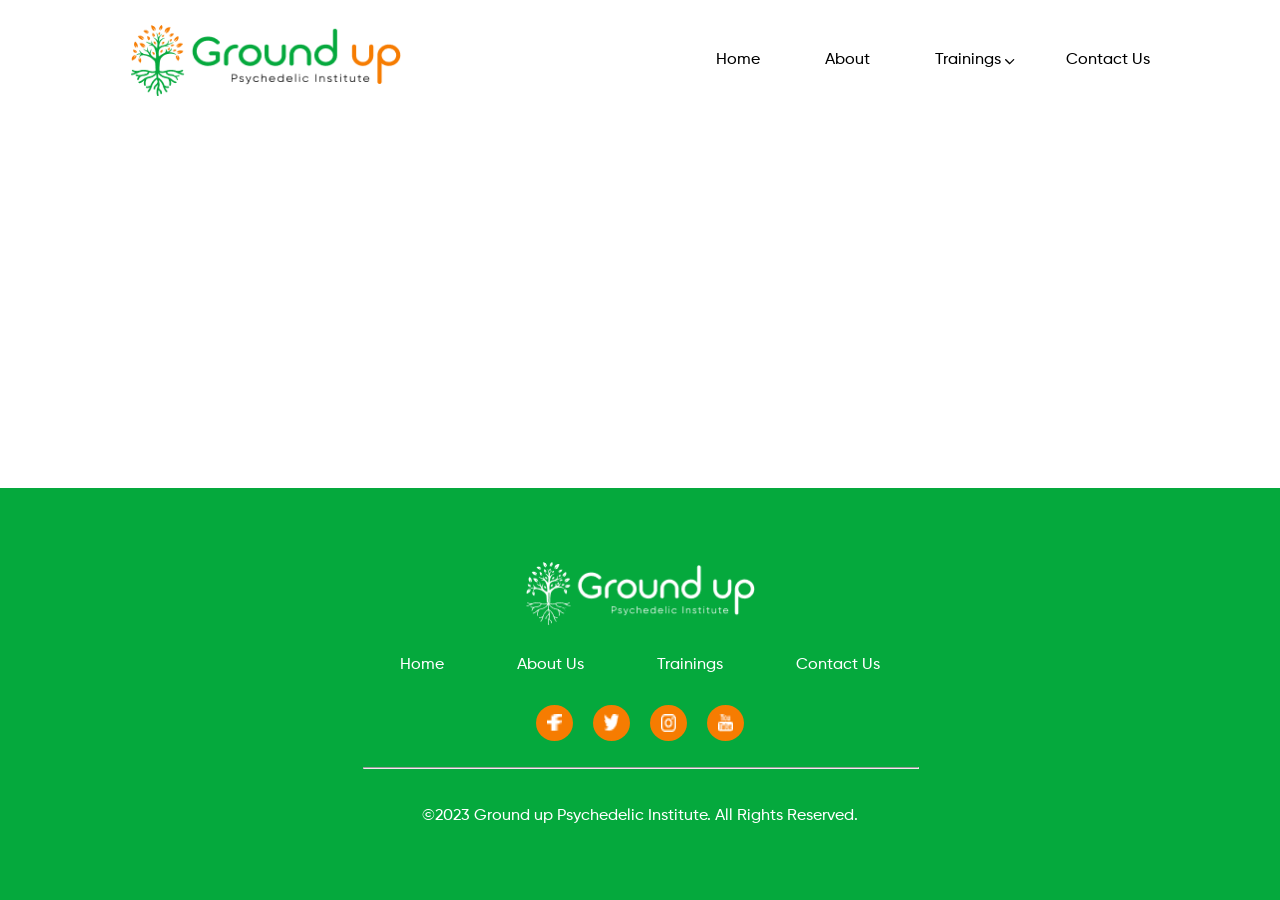
<file: index.html>
<html lang="en">

<head>
    <meta charset="UTF-8">
    <meta name="viewport" content="width=device-width, initial-scale=1.0">
    <title>Header</title>
    <link rel="stylesheet" href="style.css">
</head>

<body>


    <div class="container">
        <div class="header">
            <div class="logo">
                <img src="images/Group 18.png" alt="logo">
            </div>
            <div class="dropdown-contents">
                <ul class="navbar">
                    <li><a href="/pages/home.html" style="color:black; text-decoration: none;">Home</a></li>
                    <li class="dropdown">
                        <a>About</a>
                        <ul class="dropdown-menu">
                            <li><a href="/pages/aboutus.html" style="color: black;text-decoration: none;">About Us</a></li>
                            <li><a href="/pages/about.html"style="color: black;text-decoration: none;">About Robbie</a></li>
                        </ul>
                    </li>
                    <div class="down-arrow">
                        <div class="arrow-image">
                            <img src="images/chevron-down.png" alt="down-arrow">
                        </div>
                        <li class="training-dropdown">
                        <a href="/pages/training.html" style="color: black; text-decoration: none;">Trainings</a>
                        <ul class="training-dropdown-menu">
                           <li><span style="color:#05A93D;">Module 1</span> - Bridging the Triad of Therapist, Client and Medicine</li><br>

                            <li><span style="color:#05A93D;">Module 2</span> - Bridging the Triad of Therapist, Client and Medicine</li><br>
                            <li><span style="color:#05A93D;">Module 3</span>- Bridging the Triad of Therapist, Client and Medicine</li>
                        </ul>
                    </li>
                    </div>
                    <li> <a href="/pages/contact.html" style="color: black;text-decoration: none;">Contact Us</a></li>
                </ul>
            </div>
        </div>
        <div class="footer">
            <div class="footer-logo">
                <img src="images/footer 19.png" alt="">
            </div>
            <div class="footer-list">
                <ul>
                    <li><a href="/pages/home.html"style="color: white;text-decoration: none;">Home</a></li>
                    <li> <a href="/pages/aboutus.html" style="color: white;text-decoration: none;">About Us</a></li>
                    <li><a href="/pages/training.html"style="color: white;text-decoration: none;">Trainings</a> </li>
                    <li><a href="/pages/contact.html"style="color: white;text-decoration: none;">Contact Us</a></li>
                </ul>
                <div class="social-icons">
                    <div class="icon">
                        <div class="media">
                            <img src="images/fb.png" alt="Facebook">
                        </div>
                    </div>
                    <div class="icon">
                        <div class="media">
                            <img src="images/twit.png" alt="Twitter">
                        </div>
                    </div>
                    <div class="icon">
                        <div class="media">
                            <img src="images/insta (1).png" alt="LinkedIn">
                        </div>
                    </div>
                    <div class="icon">
                        <div class="media">
                            <img src="images/ps_youtube.png" alt="LinkedIn">
                        </div>
                    </div>
                </div>
                <br>
                <hr>
                <div class="copyright">
                    <p>©2023 Ground up Psychedelic Institute. All Rights Reserved.</p>
                </div>
            </div>

        </div>
    </div>

</body>

</html>
</file>
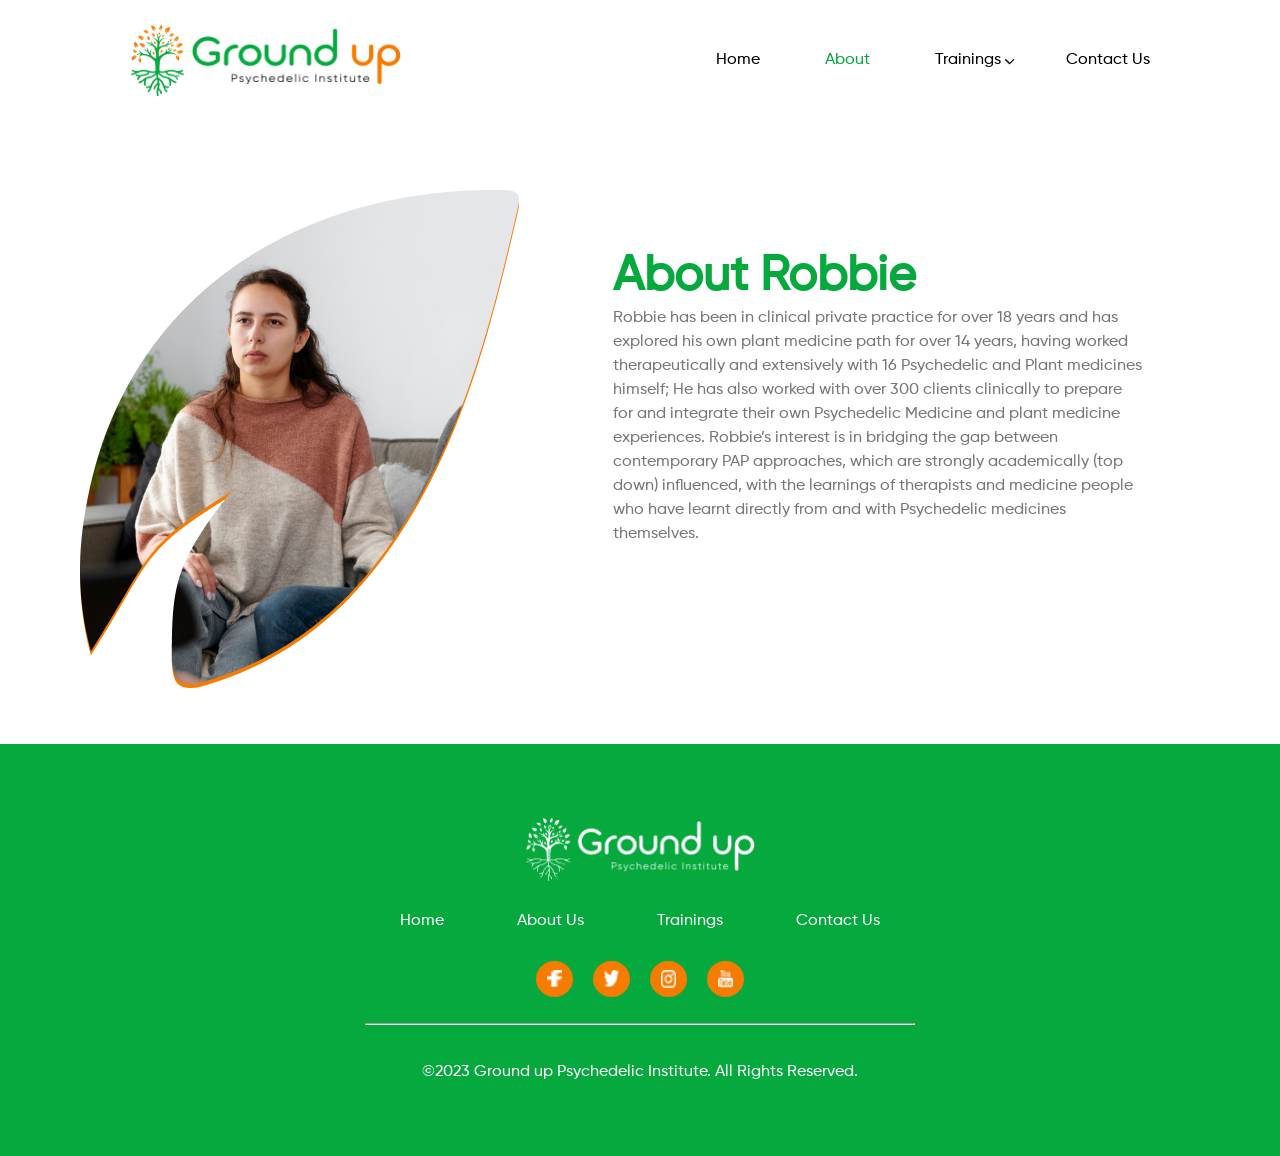
<file: pages/about.html>
<html lang="en">

<head>
    <meta charset="UTF-8">
    <meta name="viewport" content="width=device-width, initial-scale=1.0">
    <title>About</title>
    <link rel="stylesheet" href="../styles/about.css">
</head>

<body>


    <div class="container">
        <div class="header">
            <div class="logo">
                <img src="../images/Group 18.png" alt="logo">
            </div>
            <div class="dropdown-contents">
                <ul class="navbar">
                     <li> <a href="/pages/home.html" style="color: black;text-decoration: none;">Home</a></li>
                    <li class="dropdown">
                        <a style="color: #05A93D;">About</a>
                        <ul class="dropdown-menu">
                            <li><a href="/pages/aboutus.html"style="color: black;text-decoration: none;">About Us</a></li>
                            <li><a href="/pages/about.html"style="color: black;text-decoration: none;">About Robbie</a></li>
                        </ul>
                    </li>
                    <div class="down-arrow">
                        <div class="arrow-image">
                            <img src="../images/chevron-down.png" alt="down-arrow">
                        </div>
                       <li class="training-dropdown">
                        <a href="home.html#trainings" style="color: black;text-decoration: none;">Trainings</a>
                        <ul class="training-dropdown-menu">
                           <li><span style="color:#05A93D;"><a href="/pages/training.html" style="color:#05A93D;text-decoration: none;">Module 1</a></span> - Bridging the Triad of Therapist, Client and Medicine</li><br>

                            <li><span style="color:#05A93D;"><a href="training.html#connectmodules" style="text-decoration: none;color: #05A93D;">Module 2</a></span> - Bridging the Triad of Therapist, Client and Medicine</li><br>
                            <li><span style="color:#05A93D;"><a href="training.html#connectmodules" style="text-decoration: none;color: #05A93D;">Module 3</a></span>- Bridging the Triad of Therapist, Client and Medicine</li>
                        </ul>
                    </li>
                    </div>
                    <li> <a href="/pages/contact.html" style="color: black;text-decoration: none;">Contact Us</a></li>
                </ul>
            </div>

            <div class="dropdown-contents-1">
                <div class="menu">
                    <div class="hamburger">
                        <img src="../images/menu.png" alt="">
                    </div>
                    <div class="navbar">
                        <ul>
    
                            <li> <a href="/pages/home.html" style="color: black;text-decoration: none;">Home</a></li>
                           <li class="dropdown">
                               <a style="color: black;">About</a>
                               <ul class="dropdown-menu">
                                   <li><a href="/pages/aboutus.html"style="color: black;text-decoration: none;">About Us</a></li>
                                   <li><a href="/pages/about.html"style="color: black;text-decoration: none;">About Robbie</a></li>
                               </ul>
                           </li>
                           <div class="down-arrow">
                               <div class="arrow-image">
                                   <img src="../images/chevron-down.png" alt="down-arrow">
                               </div>
                              <li class="training-dropdown">
                               <a href="#" style="color: black;text-decoration: none;">Trainings</a>
                               <ul class="training-dropdown-menu">
                                  <li><span style="color:#05A93D;"><a href="/pages/training.html"style="text-decoration: none;color: #05A93D;">Module 1</a></span> - Bridging the Triad of Therapist, Client and Medicine</li><br>
       
                                   <li><span style="color:#05A93D;"><a href="training.html#connectmodules" style="text-decoration: none;color: #05A93D;">Module 2</a></span> - Bridging the Triad of Therapist, Client and Medicine</li><br>
                            <li><span style="color:#05A93D;"><a href="training.html#connectmodules" style="text-decoration: none;color: #05A93D;">Module 3</a></span>- Bridging the Triad of Therapist, Client and Medicine</li>
                               </ul>
                           </li>
                           </div>
                           <br>
                           <li> <a href="/pages/contact.html" style="color: black;text-decoration: none;">Contact Us</a></li>
                        </ul>
                    </div>
                </div>
            </div>
            
        </div>


        <div class="mid-part">
            <div class="content">
                <div class="box1">
                    <img src="../images/Vector.png" alt=" a girl">
                </div>
                <div class="box2">
                    <h1>About Robbie</h1>
                    <p style="color:  #777777;">Robbie has been in clinical private practice for over 18 years and has
                        explored his own plant medicine path for over 14 years,
                        having worked therapeutically and extensively with 16 Psychedelic and Plant medicines himself;
                        He has also worked with over
                        300 clients clinically to prepare for and integrate their own Psychedelic Medicine and plant
                        medicine experiences.
                        Robbie’s interest is in bridging the gap between contemporary PAP approaches, which are strongly
                        academically (top down)
                        influenced, with the learnings of therapists and medicine people who have learnt directly from
                        and with Psychedelic medicines themselves.</p>
                </div>
            </div>






        </div>
        <div class="footer">
            <div class="footer-logo">
                <img src="../images/footer 19.png" alt="">
            </div>
            <div class="footer-list">
                <ul>
                    <li><a href="/pages/home.html"style="color: white;text-decoration: none;">Home</a></li>
                    <li><a href="/pages/aboutus.html"style="color: white;text-decoration: none;">About Us</a></li>
                    <li><a href="/pages/training.html"style="color: white;text-decoration: none;">Trainings</a></li>
                    <li><a href="/pages/contact.html"style="color: white;text-decoration: none;">Contact Us</a></li>
                </ul>
                <div class="social-icons">
                    <div class="icon">
                        <div class="media">
                            <img src="../images/fb.png" alt="Facebook">
                        </div>
                    </div>
                    <div class="icon">
                        <div class="media">
                            <img src="../images/twit.png" alt="Twitter">
                        </div>
                    </div>
                    <div class="icon">
                        <div class="media">
                            <img src="../images/insta (1).png" alt="instagram">
                        </div>
                    </div>
                    <div class="icon">
                        <div class="media">
                            <img src="../images/ps_youtube.png" alt="youtube">
                        </div>
                    </div>
                </div>
                <br>
                <hr>
                <div class="copyright">
                    ©2023 Ground up Psychedelic Institute. All Rights Reserved.
                </div>
            </div>

        </div>
    </div>

</body>

</html>
</file>
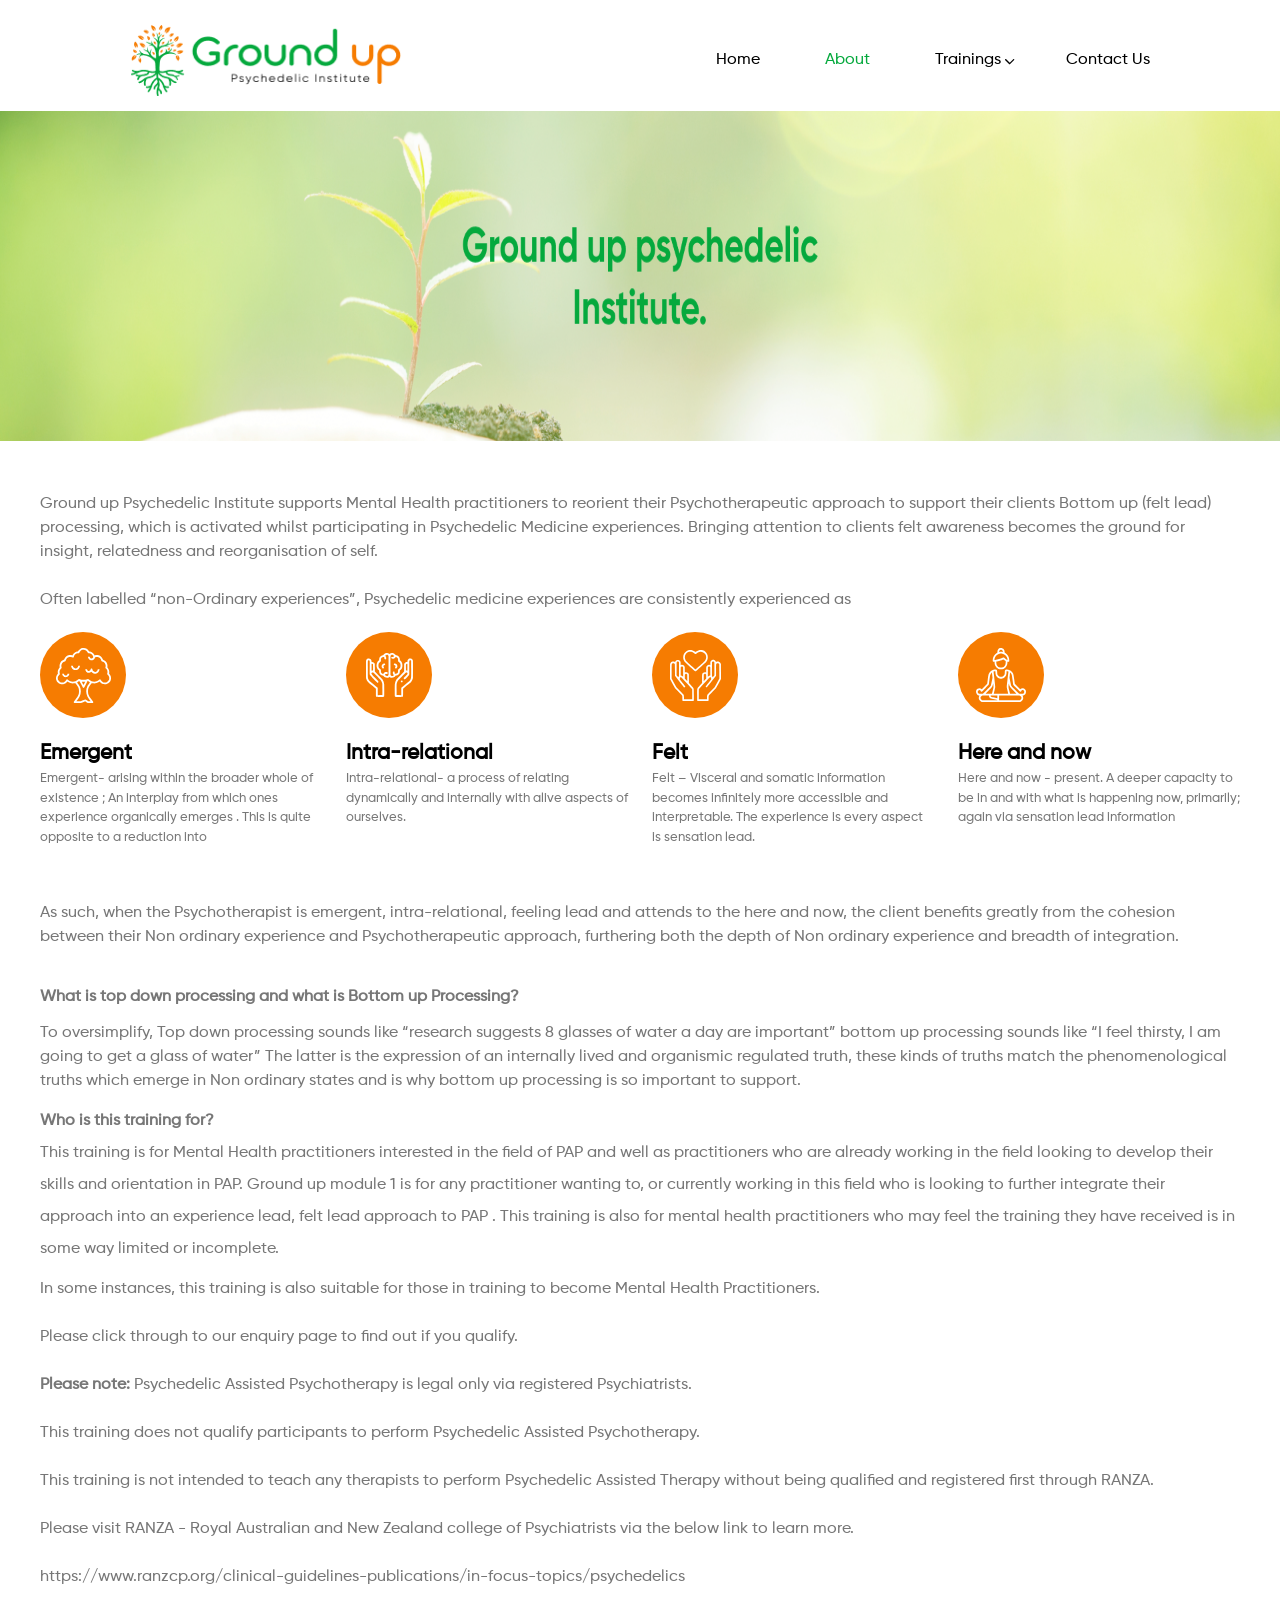
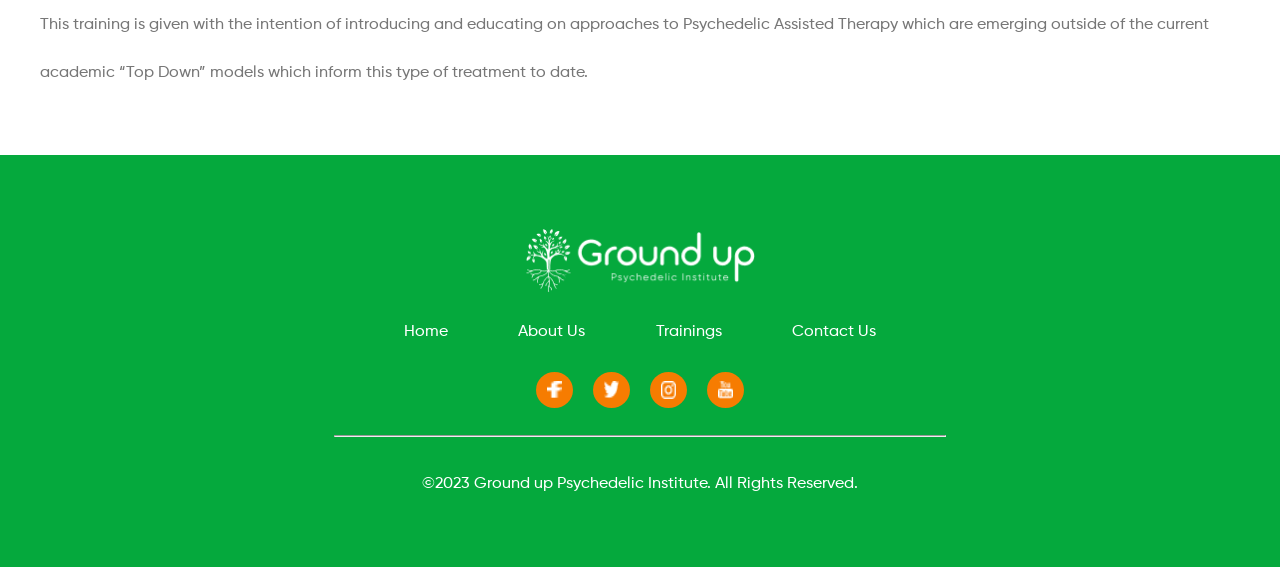
<file: pages/aboutus.html>
<html lang="en">

<head>
    <meta charset="UTF-8">
    <meta name="viewport" content="width=device-width, initial-scale=1.0">
    <title>About Us</title>
    <link rel="stylesheet" href="../styles/aboutus.css">
</head>

<body>


    <div class="container">
        <div class="header">
            <div class="logo">
                <img src="../images/Group 18.png" alt="logo">
            </div>
            <div class="dropdown-contents">
                <ul class="navbar">
                    <li> <a href="/pages/home.html" style="color: black;text-decoration: none;">Home</a></li>
                    <li class="dropdown">
                        <a style="color: #05A93D;">About</a>
                        <ul class="dropdown-menu">
                            <li><a href="/pages/aboutus.html"style="color: black;text-decoration: none;">About Us</a></li>
                            <li><a href="/pages/about.html"style="color: black;text-decoration: none;">About Robbie</a></li>
                        </ul>
                    </li>
                    <div class="down-arrow">
                        <div class="arrow-image">
                            <img src="../images/chevron-down.png" alt="down-arrow">
                        </div>
                        <li class="training-dropdown">
                        <a href="home.html#trainings" style="color: black;text-decoration: none;">Trainings</a>
                        <ul class="training-dropdown-menu">
                           <li><span style="color:#05A93D;"><a href="/pages/training.html" style="color:#05A93D;text-decoration: none;">Module 1</a></span> - Bridging the Triad of Therapist, Client and Medicine</li><br>

                            <li><span style="color:#05A93D;"><a href="training.html#connectmodules" style="text-decoration: none;color: #05A93D;">Module 2</a></span> - Bridging the Triad of Therapist, Client and Medicine</li><br>
                            <li><span style="color:#05A93D;"><a href="training.html#connectmodules" style="text-decoration: none;color: #05A93D;">Module 3</a></span>- Bridging the Triad of Therapist, Client and Medicine</li>
                        </ul>
                    </li>
                    </div>
                    <li> <a href="/pages/contact.html" style="color: black;text-decoration: none;">Contact Us</a></li>
                </ul>
            </div>
              <div class="dropdown-contents-1">
                <div class="menu">
                    <div class="hamburger">
                        <img src="../images/menu.png" alt="">
                    </div>
                    <div class="navbar">
                        <ul>
    
                            <li> <a href="/pages/home.html" style="color: black;text-decoration: none;">Home</a></li>
                           <li class="dropdown">
                               <a style="color:black;">About</a>
                               <ul class="dropdown-menu">
                                   <li><a href="/pages/aboutus.html"style="color:black;text-decoration: none;">About Us</a></li>
                                   <li><a href="/pages/about.html"style="color:black ;text-decoration: none;">About Robbie</a></li>
                               </ul>
                           </li>
                           <div class="down-arrow">
                               <div class="arrow-image">
                                   <img src="../images/chevron-down.png" alt="down-arrow">
                               </div>
                              <li class="training-dropdown">
                               <a href="#" style="color: black;text-decoration: none;">Trainings</a>
                               <ul class="training-dropdown-menu">
                                   <li><span style="color:#05A93D;"><a href="/pages/training.html"style="text-decoration: none;color: #05A93D;">Module 1</a></span> - Bridging the Triad of Therapist, Client and Medicine</li><br>
       
                                   <li><span style="color:#05A93D;"><a href="training.html#connectmodules" style="text-decoration: none;color: #05A93D;">Module 2</a></span> - Bridging the Triad of Therapist, Client and Medicine</li><br>
                            <li><span style="color:#05A93D;"><a href="training.html#connectmodules" style="text-decoration: none;color: #05A93D;">Module 3</a></span>- Bridging the Triad of Therapist, Client and Medicine</li>
                               </ul>
                           </li>
                           </div>
                           <br>
                           <li> <a href="/pages/contact.html" style="color:black;text-decoration: none;">Contact Us</a></li>
                        </ul>
                    </div>
                </div>
            </div>
        </div>

        <div class="aboutus-image">
            <div class="about-img">
                <img src="..//images/Frame 481803 (1).png" alt="">
            </div>
        </div>
        <section class="about-content">
            <div class="about-section">
                <p>Ground up Psychedelic Institute supports Mental Health practitioners to reorient their
                    Psychotherapeutic approach to support their clients Bottom up (felt lead) processing, which
                    is activated whilst participating in Psychedelic Medicine experiences. Bringing attention to
                    clients felt awareness becomes the ground for insight, relatedness and reorganisation of self.
                    <br><br>
                    Often labelled “non-Ordinary experiences”, Psychedelic medicine experiences are consistently
                    experienced as
                </p>

            </div>

            <div class="section2">
                <div class="types">
                    <div class="type-detail">
                        <div class="type-icon">
                            <img src="../images/tree.svg" alt="">
                        </div><br>
                        <h4 style="color: black;">Emergent</h4>
                        <p>Emergent- arising within the broader whole of existence ; An interplay from which ones
                            experience
                            organically emerges . This is quite opposite to a reduction into</p>

                    </div>
                    <div class="type-detail">
                        <div class="type-icon">
                            <img src="../images/glober.svg" alt="">
                        </div>
                        <br>
                        <h4 style="color: black;"> Intra-relational</h4>
                        <p>Intra-relational- a process of relating dynamically and internally with alive aspects of
                            ourselves.</p>

                    </div>
                    <div class="type-detail">
                        <div class="type-icon">
                            <img src="../images/heart.svg" alt="">
                        </div><br>
                        <h4 style="color: black;">Felt</h4>
                        <p>Felt – Visceral and somatic information becomes infinitely more accessible and interpretable.
                            The experience is every aspect is sensation lead.</p>

                    </div>
                    <div class="type-detail">
                        <div class="type-icon">
                            <img src="../images/medi.svg" alt="">
                        </div><br>
                        <h4 style="color: black;">Here and now</h4>
                        <p>Here and now - present. A deeper capacity to be in and with what is happening now, primarily;
                            again via sensation lead information</p>

                    </div>
                </div>

            </div><br>
            <div class="section3">
                <p class="section3-content">
                    As such, when the Psychotherapist is emergent, intra-relational, feeling lead and attends to the
                    here
                    and now,
                    the client benefits greatly from the cohesion between their Non ordinary experience and
                    Psychotherapeutic approach,
                    furthering both the depth of Non ordinary experience and breadth of integration.</p>

                <h5 style="padding-top: 3%;padding-bottom: 1%; ">What is top down processing and what is Bottom up
                    Processing?</h5>

                <p>To oversimplify, Top down processing sounds like “research suggests 8 glasses of water a day are
                    important”
                    bottom up processing sounds like “I feel thirsty, I am going to get a glass of water” The latter is
                    the
                    expression of an internally lived and organismic regulated truth, these kinds of truths match the
                    phenomenological truths which emerge in Non ordinary states and is why bottom up processing is so
                    important
                    to support.</p>
            </div>
            <div class="section4">
                <h5>Who is this training for?</h5>
                <p>This training is for Mental Health practitioners interested in the field of PAP and well as
                    practitioners who
                    are already working in the field looking to develop their skills and orientation in PAP. Ground up
                    module 1 is
                    for any practitioner wanting to, or currently working in this field who is looking to further
                    integrate their
                    approach into an experience lead, felt lead approach to PAP . This training is also for mental
                    health practitioners
                    who may feel the training they have received is in some way limited or incomplete.
                    <br>
                </p>
                <p class="note">
                    In some instances, this training is also suitable for those in training to become Mental Health
                    Practitioners.
                    <br>

                    Please click through to our enquiry page to find out if you qualify.
                    <br>
                    <b>Please note:</b> Psychedelic Assisted Psychotherapy is legal only via registered Psychiatrists.

                    <br>This training does not qualify participants to perform Psychedelic Assisted Psychotherapy.
                    <br>

                    This training is not intended to teach any therapists to perform Psychedelic Assisted Therapy
                    without being qualified and registered first
                    through RANZA.
                    <br>
                    Please visit RANZA - Royal Australian and New Zealand college of Psychiatrists via the below link to
                    learn more.
                    <br>

                    https://www.ranzcp.org/clinical-guidelines-publications/in-focus-topics/psychedelics
                    <br>
                    This training is given with the intention of introducing and educating on approaches to Psychedelic
                    Assisted Therapy which are emerging outside
                    of the current academic “Top Down” models which inform this type of treatment to date.
                </p>
            </div>


        </section>


















        <div class="footer">
            <div class="footer-logo">
                <img src="../images/footer 19.png" alt="">
            </div>
            <div class="footer-list">
                <ul>
                    <li><a href="/pages/home.html"style="color: white;text-decoration: none;">Home</a></li>
                    <li><a href="/pages/aboutus.html"style="color: white;text-decoration: none;">About Us</a></li>
                    <li><a href="/pages/training.html"style="color: white;text-decoration: none;">Trainings</a> </li>
                    <li><a href="/pages/contact.html"style="color: white;text-decoration: none;">Contact Us</a></li>
                </ul>
                <div class="social-icons">
                    <div class="icon">
                        <div class="media">
                            <img src="../images/fb.png" alt="Facebook">
                        </div>
                    </div>
                    <div class="icon">
                        <div class="media">
                            <img src="../images/twit.png" alt="Twitter">
                        </div>
                    </div>
                    <div class="icon">
                        <div class="media">
                            <img src="../images/insta (1).png" alt="LinkedIn">
                        </div>
                    </div>
                    <div class="icon">
                        <div class="media">
                            <img src="../images/ps_youtube.png" alt="LinkedIn">
                        </div>
                    </div>
                </div>
                <br>
                <hr>
                <div class="copyright">
                    <p>©2023 Ground up Psychedelic Institute. All Rights Reserved.</p>
                </div>
            </div>

        </div>
    </div>

</body>

</html>
</file>
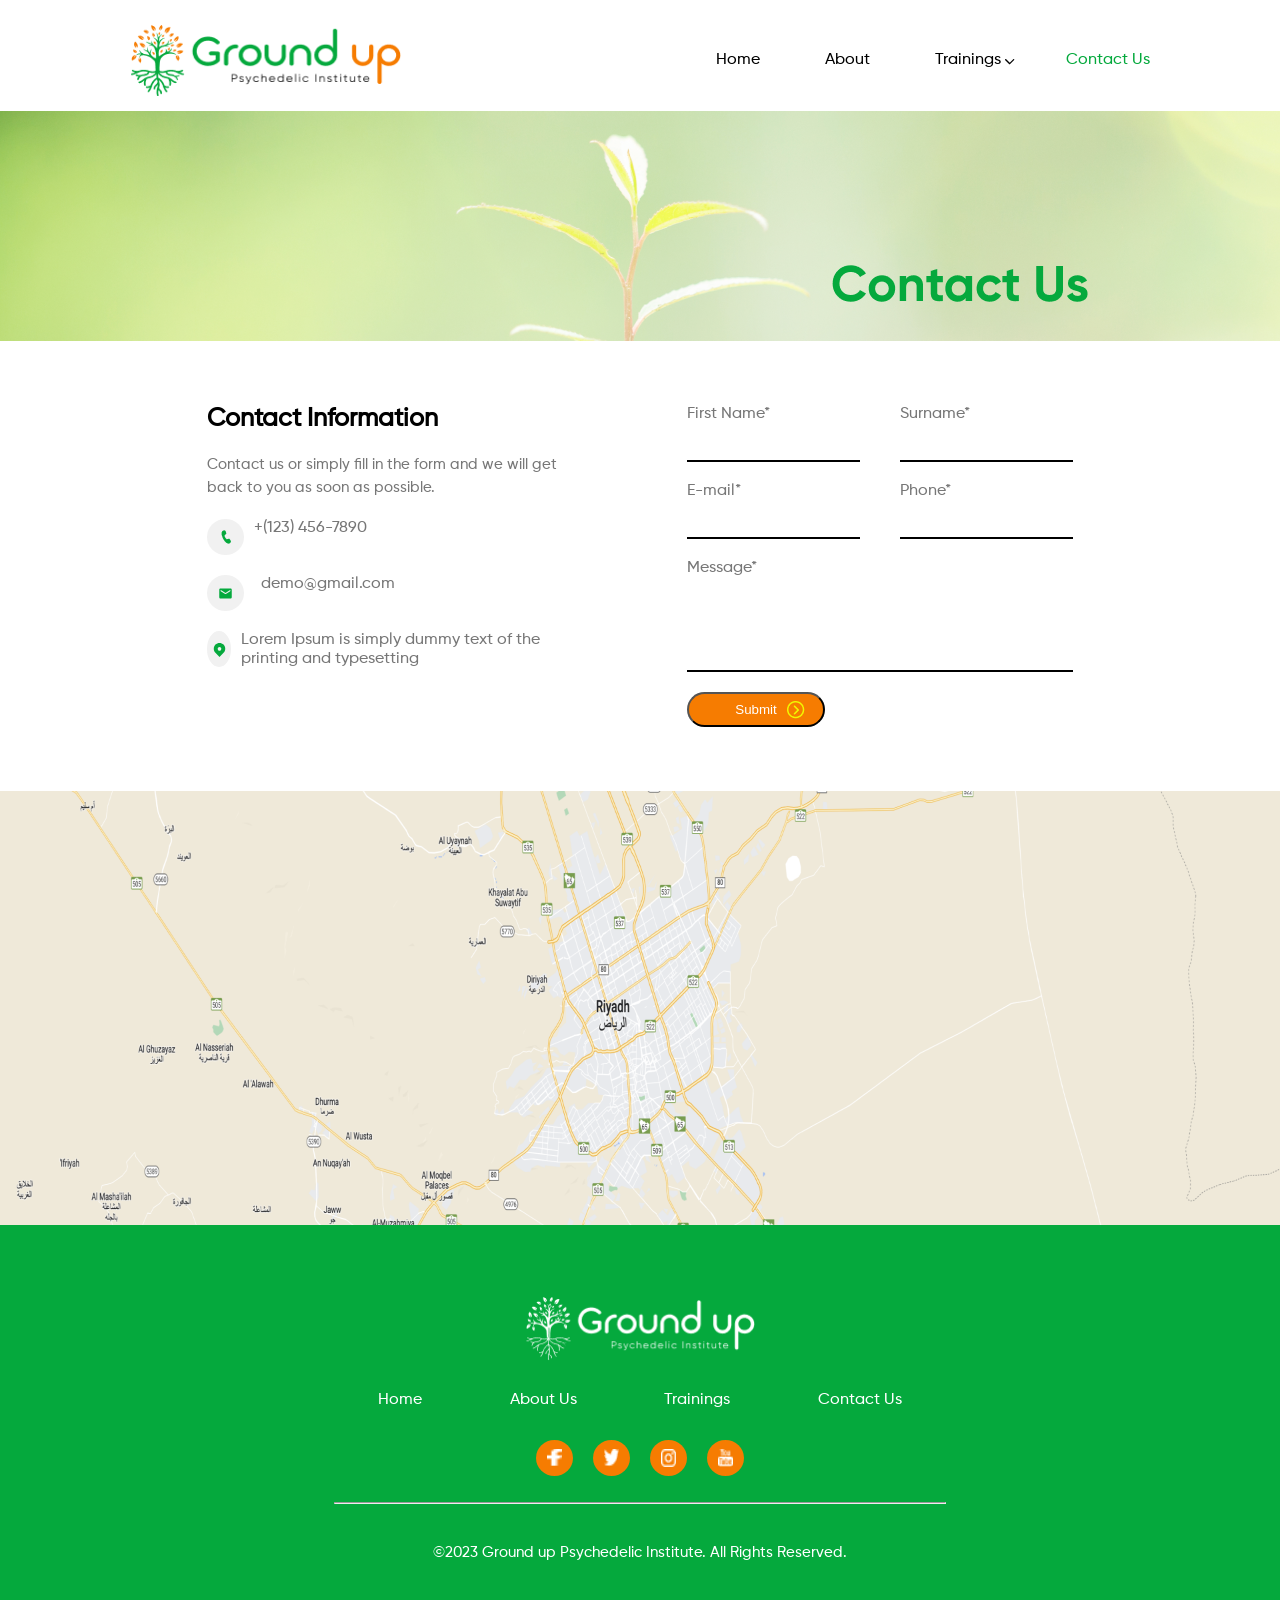
<file: pages/contact.html>
<html lang="en">

<head>
    <meta charset="UTF-8">
    <meta name="viewport" content="width=device-width, initial-scale=1.0">
    <title>Contact us</title>
    <link rel="stylesheet" href="../styles/contact.css">
</head>

<body>


    <div class="container">
        <div class="header">
            <div class="logo">
                <img src="../images/Group 18.png" alt="logo">
            </div>
            <div class="dropdown-contents">
                 <ul class="navbar">
                    <li> <a href="/pages/home.html" style="color: black;text-decoration: none;">Home</a></li>
                    <li class="dropdown">
                        <a>About</a>
                        <ul class="dropdown-menu">
                            <li><a href="/pages/aboutus.html"style="color: black;text-decoration: none;">About Us</a></li>
                            <li><a href="/pages/about.html"style="color: black;text-decoration: none;">About Robbie</a></li>
                        </ul>
                    </li>
                    <div class="down-arrow">
                        <div class="arrow-image">
                            <img src="../images/chevron-down.png" alt="down-arrow">
                        </div>
                         <li class="training-dropdown">
                        <a href="home.html#trainings" style="color: black;text-decoration: none;">Trainings</a>
                        <ul class="training-dropdown-menu">
                           <li><span style="color:#05A93D;"><a href="/pages/training.html" style="color:#05A93D;text-decoration: none;">Module 1</a></span> - Bridging the Triad of Therapist, Client and Medicine</li><br>

                            <li><span style="color:#05A93D;"><a href="training.html#connectmodules" style="text-decoration: none;color: #05A93D;">Module 2</a></span> - Bridging the Triad of Therapist, Client and Medicine</li><br>
                            <li><span style="color:#05A93D;"><a href="training.html#connectmodules" style="text-decoration: none;color: #05A93D;">Module 3</a></span>- Bridging the Triad of Therapist, Client and Medicine</li>
                        </ul>
                    </li>
                    </div>
                    <li> <a href="/pages/contact.html" style="color: #05A93D;text-decoration: none;">Contact Us</a></li>
                </ul>
            </div>
             <div class="dropdown-contents-1">
                <div class="menu">
                    <div class="hamburger">
                        <img src="../images/menu.png" alt="">
                    </div>
                    <div class="navbar">
                        <ul>
    
                            <li> <a href="/pages/home.html" style="color: black;text-decoration: none;">Home</a></li>
                           <li class="dropdown">
                               <a style="color: black;">About</a>
                               <ul class="dropdown-menu">
                                   <li><a href="/pages/aboutus.html"style="color: black;text-decoration: none;">About Us</a></li>
                                   <li><a href="/pages/about.html"style="color: black;text-decoration: none;">About Robbie</a></li>
                               </ul>
                           </li>
                           <div class="down-arrow">
                               <div class="arrow-image">
                                   <img src="../images/chevron-down.png" alt="down-arrow">
                               </div>
                               <li class="training-dropdown">
                        <a href="#" style="color: black;text-decoration: none;">Trainings</a>
                        <ul class="training-dropdown-menu">
                           <li><span style="color:#05A93D;"><a href="/pages/training.html" style="color:#05A93D;text-decoration: none;">Module 1</a></span> - Bridging the Triad of Therapist, Client and Medicine</li><br>

                            <li><span style="color:#05A93D;"><a href="training.html#connectmodules" style="text-decoration: none;color: #05A93D;">Module 2</a></span> - Bridging the Triad of Therapist, Client and Medicine</li><br>
                            <li><span style="color:#05A93D;"><a href="training.html#connectmodules" style="text-decoration: none;color: #05A93D;">Module 3</a></span>- Bridging the Triad of Therapist, Client and Medicine</li>
                        </ul>
                    </li>
                           </div>
                           <br>
                           <li> <a href="/pages/contact.html" style="color: black;text-decoration: none;">Contact Us</a></li>
                        </ul>
                    </div>
                </div>
            </div>
        </div>


        <div class="contact">
            <div class="title"></div>
        </div>
        <div class="info">
            <div class="part1">
                <h2 style="color: black;">Contact Information
                </h2><br>
                <p>Contact us or simply fill in the form and we will get
                    back to you as soon as possible.</p>

                <div class="contact-logo">
                    <div class="details">
                        <div class="contact-icon">
                            <img src="../images/fluent_call-24-filled.png" alt="mobile icon">
                        </div>
                        <div class="no-info">+(123) 456-7890</div>
                    </div>
                    <div class="details">
                        <div class="contact-icon">
                            <img src="../images/ic_round-email.svg" alt="mail">
                        </div>
                        <div class="mail-info">demo@gmail.com</div>
                    </div>
                    <div class="details">
                        <div class="contact-icon">
                            <img src="../images/typcn_location.svg" alt="mail">
                        </div>
                        <div class="loc-info"> Lorem Ipsum is simply dummy text of the printing and typesetting</div>
                    </div>
                   
                </div>

            </div>
            <div class="part2">
                <div class="name">
                    <div class="first">
                        <label for="fname">First Name*</label><br>
                        <input type="text" required>
                    </div>
                    <div class="first">
                        <label for="surname">Surname*</label>
                        <br>
                        <input type="text" required>
                    </div>
                </div>
                <div class="mail">
                    <div class="second">
                        <label for="mail">E-mail*</label><br>
                        <input type="text"required>
                    </div>
                    <div class="second">
                        <label for="phone">Phone*</label><br>
                        <input type="text"required>
                    </div>

                </div>
                <div class="msg">
                    <label for="message">Message*</label>
                    <input type="text"required>
                </div>
                <div class="button">
                    <input class="button" style="background-color: #F67C01;" type="submit" value="Submit">

                    <div class="right-arrow"><img src="../images/chevron-right.png" alt="right arrow">
                    </div>
                </div>

            </div>
        </div>

        <div class="location">
            <div class="map">
                <img src="../images/Rectangle 15.png" alt="">
            </div>
        </div>
























        <div class="footer">
            <div class="footer-logo">
                <img src="../images/footer 19.png" alt="">
            </div>
            <div class="footer-list">
                <ul>
                    <li><a href="/pages/home.html"style="color: white;text-decoration: none;">Home</a></li>
                    <li><a href="/pages/aboutus.html"style="color: white;text-decoration: none;">About Us</a></li>
                    <li><a href="/pages/training.html"style="color: white;text-decoration: none;">Trainings</a> </li>
                    <li><a href="/pages/contact.html"style="color: white;text-decoration: none;">Contact Us</a></li>
                </ul>
                <div class="social-icons">
                    <div class="icon">
                        <div class="media">
                            <img src="../images/fb.png" alt="Facebook">
                        </div>
                    </div>
                    <div class="icon">
                        <div class="media">
                            <img src="../images/twit.png" alt="Twitter">
                        </div>
                    </div>
                    <div class="icon">
                        <div class="media">
                            <img src="../images/insta (1).png" alt="instagram">
                        </div>
                    </div>
                    <div class="icon">
                        <div class="media">
                            <img src="../images/ps_youtube.png" alt="youtube">
                        </div>
                    </div>
                </div>
                <br>
                <hr>
                <div class="copyright">
                    <p>©2023 Ground up Psychedelic Institute. All Rights Reserved.</p>
                </div>
            </div>

        </div>
    </div>

</body>

</html>
</file>
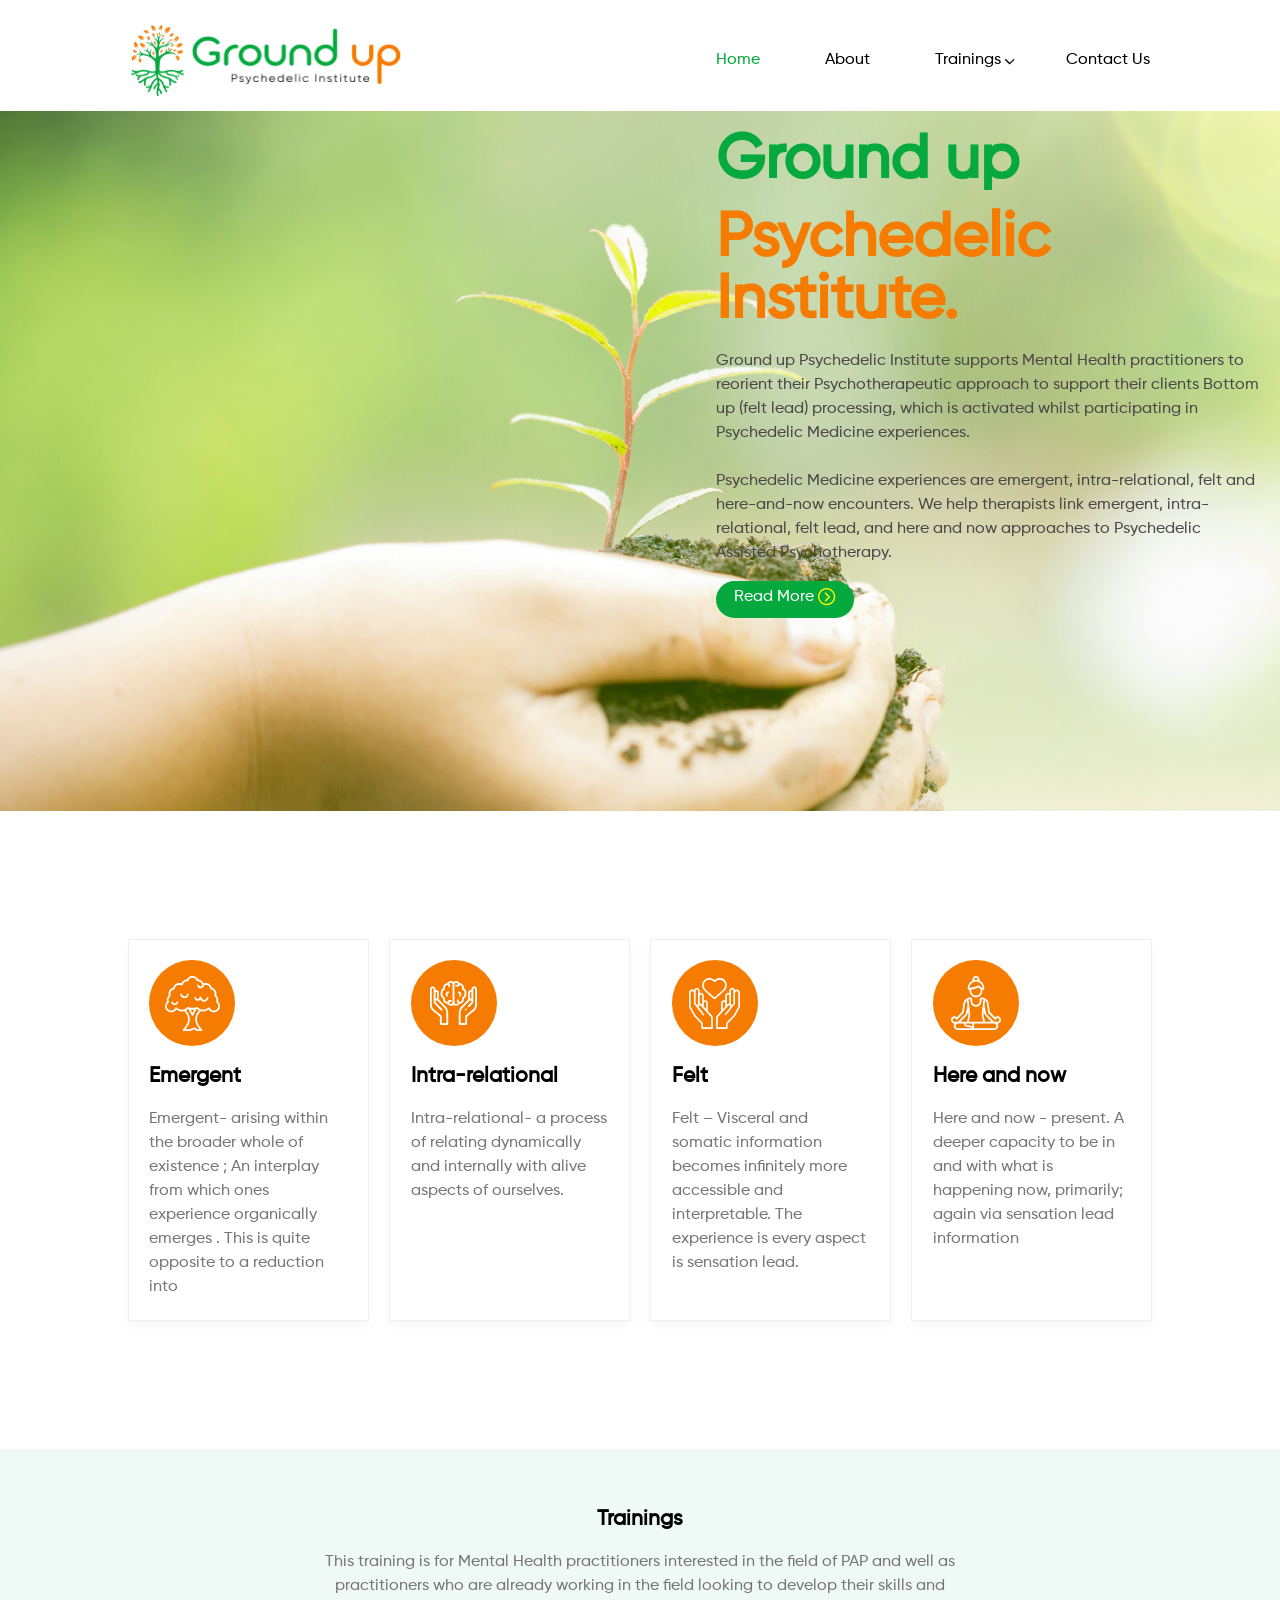
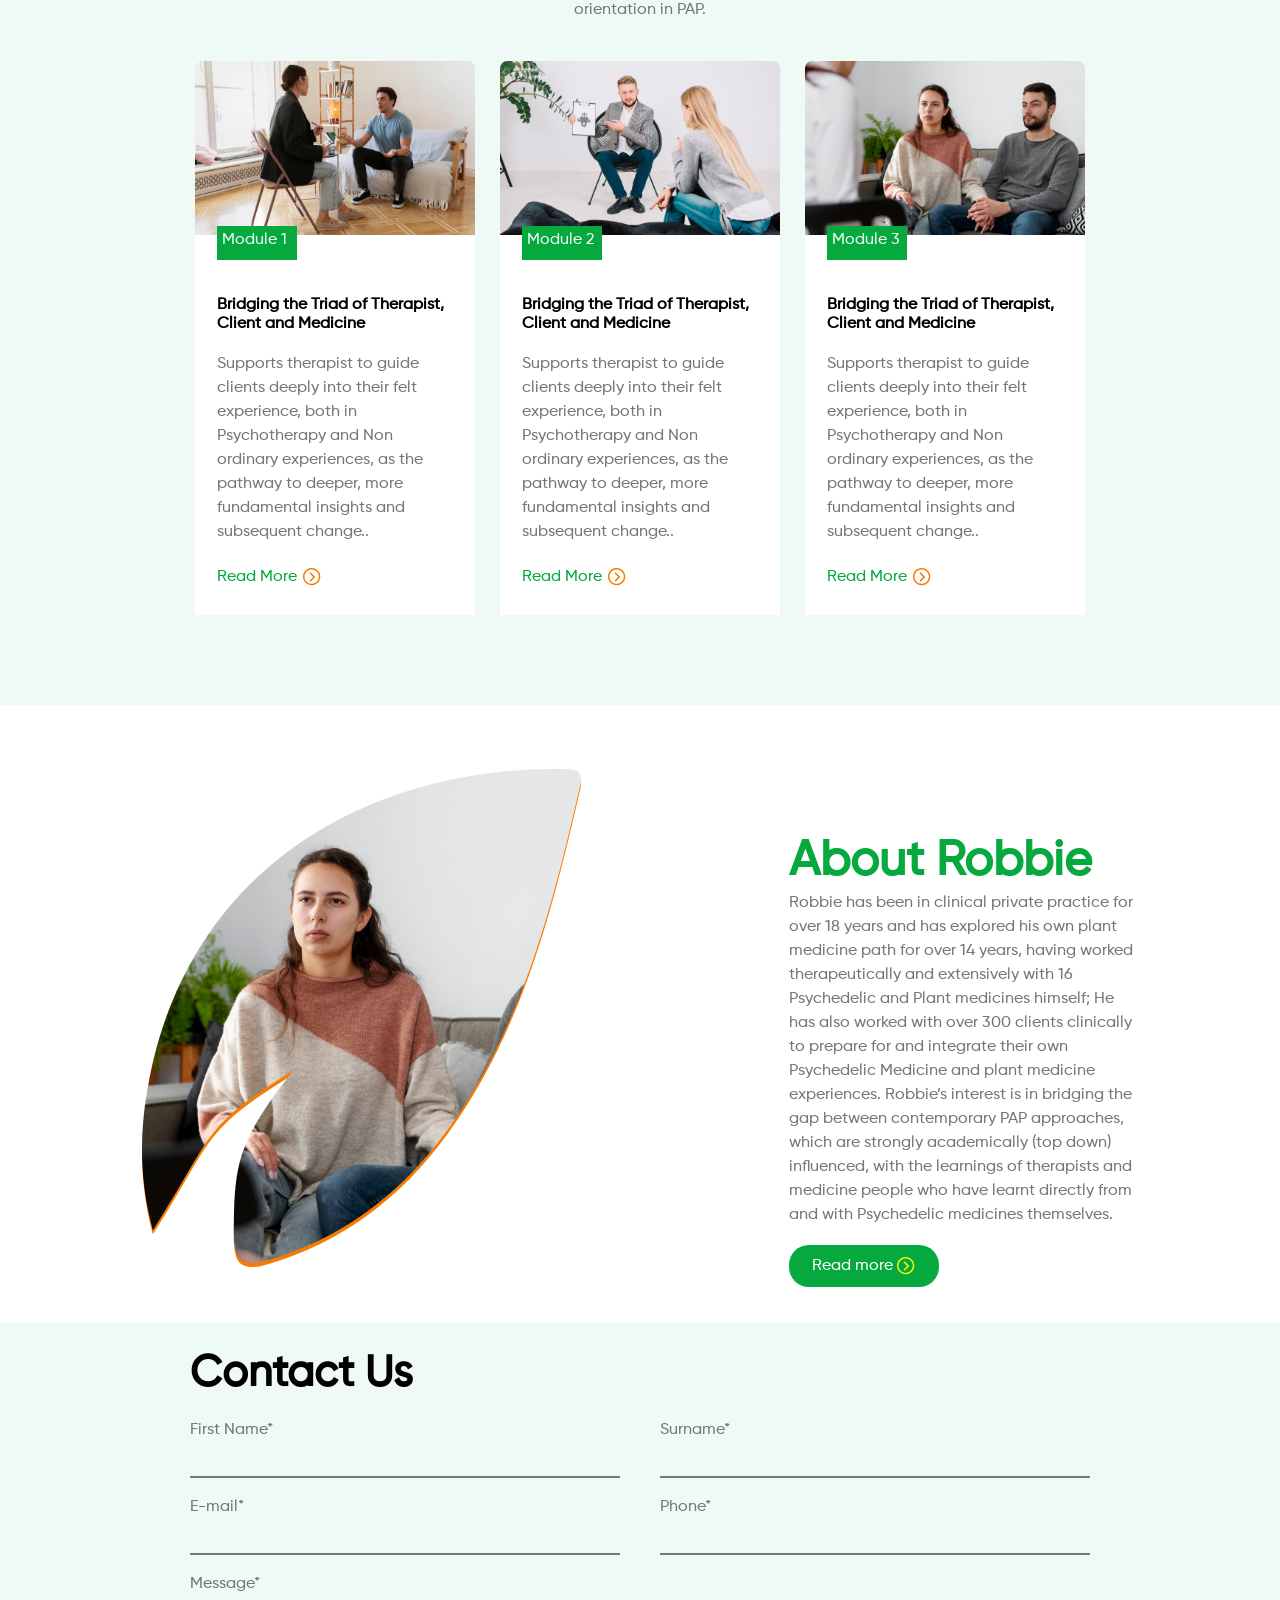
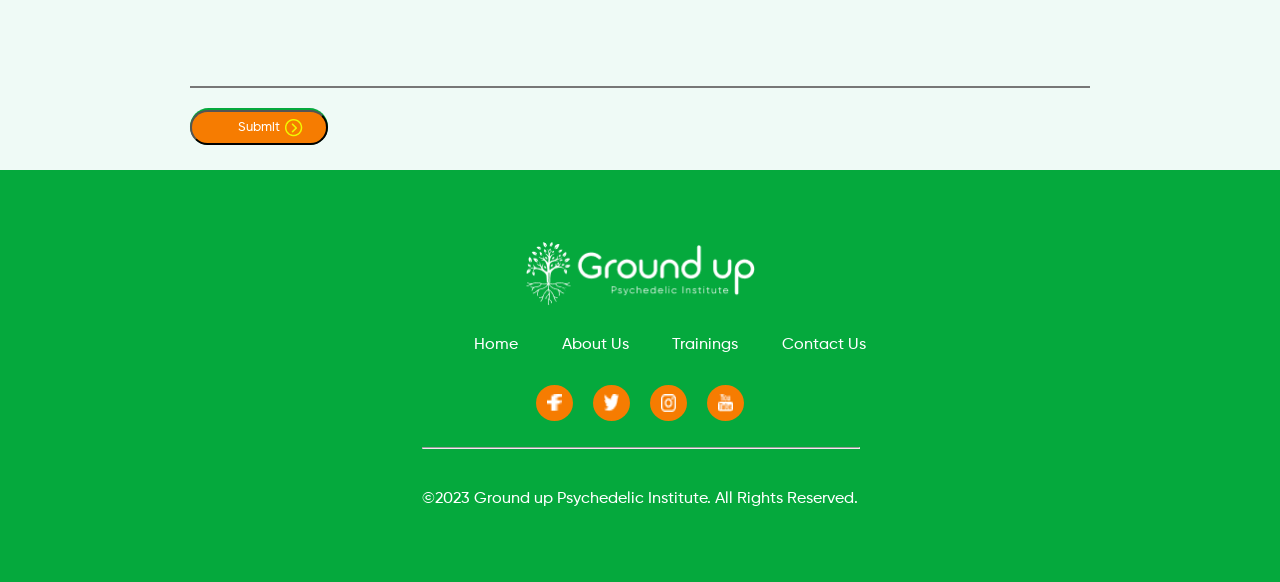
<file: pages/home.html>
<html lang="en">

<head>
    <meta charset="UTF-8">
    <meta name="viewport" content="width=device-width, initial-scale=1.0">
    <title>Home</title>
    <link rel="stylesheet" href="../styles/home.css">
</head>

<body>


    <div class="container">
        <div class="header">
            <div class="logo">
                <img src="../images/Group 18.png" alt="logo">
            </div>
            <div class="dropdown-contents">
                <ul class="navbar">
                    <li><a href="/pages/home.html"
                            style="color:#05A93D;text-decoration: none;">Home</a></li>
                    <li class="dropdown">
                        <a>About</a>
                        <ul class="dropdown-menu">
                            <li><a href="/pages/aboutus.html"
                                    style="color: black;text-decoration: none;">About Us</a></li>
                            <li><a href="/pages/about.html"
                                    style="color: black;text-decoration: none;">About Robbie</a></li>
                        </ul>
                    </li>

                    <div class="down-arrow">
                        <div class="arrow-image">
                            <img src="../images/chevron-down.png" alt="down-arrow">
                        </div>
                        <li class="training-dropdown">
                            <a href="#trainings"
                                style="color: black;text-decoration: none;">Trainings</a>
                            <ul class="training-dropdown-menu">
                           <li><span style="color:#05A93D;"><a href="/pages/training.html" style="color:#05A93D;text-decoration: none;">Module 1</a></span> - Bridging the Triad of Therapist, Client and Medicine</li><br>

                            <li><span style="color:#05A93D;"><a href="training.html#connectmodules" style="text-decoration: none;color: #05A93D;">Module 2</a></span> - Bridging the Triad of Therapist, Client and Medicine</li><br>
                            <li><span style="color:#05A93D;"><a href="training.html#connectmodules" style="text-decoration: none;color: #05A93D;">Module 3</a></span>- Bridging the Triad of Therapist, Client and Medicine</li>
                        </ul>
                        </li>
                    </div>
                    <li> <a href="/pages/contact.html"
                            style="color: black;text-decoration: none;">Contact Us</a></li>
                </ul>
            </div>
             <div class="dropdown-contents-1">
                <div class="menu">
                    <div class="hamburger">
                        <img src="../images/menu.png" alt="">
                    </div>
                    <div class="navbar">
                        <ul>
    
                            <li> <a href="/pages/home.html" style="color: black;text-decoration: none;">Home</a></li>
                           <li class="dropdown">
                               <a style="color: black;">About</a>
                               <ul class="dropdown-menu">
                                   <li><a href="/pages/aboutus.html"style="color: black;text-decoration: none;">About Us</a></li>
                                   <li><a href="/pages/about.html"style="color: black;text-decoration: none;">About Robbie</a></li>
                               </ul>
                           </li>
                           <div class="down-arrow">
                               <div class="arrow-image">
                                   <img src="../images/chevron-down.png" alt="down-arrow">
                               </div>
                              <li class="training-dropdown">
                              <a href="#" style="color: black;text-decoration: none;">Trainings</a>
                        <ul class="training-dropdown-menu">
                           <li><span style="color:#05A93D;"><a href="/pages/training.html" style="color:#05A93D;text-decoration: none;">Module 1</a></span> - Bridging the Triad of Therapist, Client and Medicine</li><br>

                            <li><span style="color:#05A93D;"><a href="training.html#connectmodules" style="text-decoration: none;color: #05A93D;">Module 2</a></span> - Bridging the Triad of Therapist, Client and Medicine</li><br>
                            <li><span style="color:#05A93D;"><a href="training.html#connectmodules" style="text-decoration: none;color: #05A93D;">Module 3</a></span>- Bridging the Triad of Therapist, Client and Medicine</li>
                        </ul>
                           </li>
                           </div>
                           <br>
                           <li> <a href="/pages/contact.html" style="color: black;text-decoration: none;">Contact Us</a></li>
                        </ul>
                    </div>
                </div>
            </div>
        </div>





        <section class="home-intro">
            <div class="home-image1">
                <div class="part1">

                </div>

                <div class="part2">
                    <h1 style="color: #05A93D; font-size: 61.88px;">Ground up </h1><br>
                    <h2 style="color: #F67C01;font-size: 61.88px;"><b>Psychedelic Institute.</b></h2><br>
                    <p class="part2-contents" style="color: #4A4949;">Ground up Psychedelic Institute supports Mental
                        Health practitioners to
                        reorient their Psychotherapeutic approach to
                        support their clients Bottom up (felt lead) processing, which is activated whilst participating
                        in Psychedelic Medicine experiences.
                        <br><br>Psychedelic Medicine experiences are emergent, intra-relational, felt and here-and-now
                        encounters. We help therapists link emergent,
                        intra-relational, felt lead, and here and now approaches to Psychedelic Assisted Psychotherapy.
                    </p><br>
                    <div class="button">
                        Read More
                        <img class="button-arrow" src="../images/chevron-right.png" alt="">

                    </div>

                </div>
            </div>
        </section>


        <div class="section2">
            <div class="types">
                <div class="type-detail">
                    <div class="type-icon">
                        <img src="../images/tree.svg" alt="">
                    </div><br>
                    <h4>Emergent</h4><br>
                    <p style="color: #777777;">Emergent- arising within the broader whole of existence ; An interplay
                        from which ones experience
                        organically emerges . This is quite opposite to a reduction into</p>

                </div>
                <div class="type-detail">
                    <div class="type-icon">
                        <img src="../images/glober.svg" alt="">
                    </div>
                    <br>
                    <h4> Intra-relational</h4><br>
                    <p style="color: #777777;">Intra-relational- a process of relating dynamically and internally with
                        alive aspects of
                        ourselves.</p>

                </div>
                <div class="type-detail">
                    <div class="type-icon">
                        <img src="../images/heart.svg" alt="">
                    </div><br>
                    <h4>Felt</h4><br>
                    <p style="color: #777777;">Felt – Visceral and somatic information becomes infinitely more
                        accessible and interpretable.
                        The experience is every aspect is sensation lead.</p>

                </div>
                <div class="type-detail">
                    <div class="type-icon">
                        <img src="../images/medi.svg" alt="">
                    </div><br>
                    <h4>Here and now</h4><br>
                    <p style="color: #777777;">Here and now - present. A deeper capacity to be in and with what is
                        happening now, primarily;
                        again via sensation lead information</p>

                </div>
            </div>

        </div>
<section id="trainings">
        <div class="Training-cards">
            <div class="card-type">
                <div class="card-head">
                    <h4>Trainings</h4><br>
                    <p style="color: #777777;">This training is for Mental Health practitioners interested in the field
                        of PAP and
                        well as practitioners who are already working in the field looking to develop their skills and
                        orientation in PAP.</p>
                </div>
            </div>
            <div class="modules">
                <div class="card">
                    <img src="../images/Rectangle 8.png" class="card-img-top" alt="..."><br>
                    <div class="card-body">
                        <div class="mod-type">
                            Module 1
                        </div>
                        <h5 class="card-title">Bridging the Triad of Therapist, Client and Medicine</h5><br>
                        <p class="card-text" style="color: #777777;">Supports therapist to guide clients deeply into
                            their felt experience, both
                            in Psychotherapy and Non
                            ordinary experiences, as the pathway to deeper, more fundamental insights and subsequent
                            change..</p>
                        <div class="card-button">Read More
                            <img class="card-arrow" src="..//images/orange-right (1).png" alt="">
                        </div>
                    </div>
                </div>
                <div class="card">
                    <img src="../images/Rectangle 8 (1).png" class="card-img-top" alt="..."><br>
                    <div class="card-body">
                        <div class="mod-type">
                            Module 2
                        </div>
                        <h5 class="card-title">Bridging the Triad of Therapist, Client and Medicine</h5><br>
                        <p class="card-text" style="color: #777777;">Supports therapist to guide clients deeply into
                            their felt experience, both
                            in Psychotherapy and Non
                            ordinary experiences, as the pathway to deeper, more fundamental insights and subsequent
                            change..</p>
                        <div class="card-button">Read More
                            <img class="card-arrow" src="..//images/orange-right (1).png" alt="">
                        </div>
                    </div>
                </div>
                <div class="card">
                    <img src="../images/Rectangle 8 (2).png" class="card-img-top" alt="..."><br>
                    <div class="card-body">
                        <div class="mod-type">
                            Module 3
                        </div>
                        <h5 class="card-title">Bridging the Triad of Therapist, Client and Medicine</h5><br>
                        <p class="card-text" style="color: #777777;">Supports therapist to guide clients deeply into
                            their felt experience, both
                            in Psychotherapy and Non
                            ordinary experiences, as the pathway to deeper, more fundamental insights and subsequent
                            change..</p>
                        <div class="card-button">Read More
                            <img class="card-arrow" src="..//images/orange-right (1).png" alt="">
                        </div>
                    </div>
                </div>
            </div>

        </div>
</section>





        <div class="mid-part">
            <div class="content">
                <div class="box1">
                    <img src="../images/Vector.png" class="robbie-img" alt=" a girl">
                </div>
                <div class="box2">
                    <h1>About Robbie</h1>
                    <p class="robbie"   style="color: #777777;">Robbie has been in clinical private practice for over 18 years and has
                        explored his own plant
                        medicine path for over 14 years,
                        having worked therapeutically and extensively with 16 Psychedelic and Plant medicines himself;
                        He has also worked with over
                        300 clients clinically to prepare for and integrate their own Psychedelic Medicine and plant
                        medicine experiences.
                        Robbie’s interest is in bridging the gap between contemporary PAP approaches, which are strongly
                        academically (top down)
                        influenced, with the learnings of therapists and medicine people who have learnt directly from
                        and with Psychedelic medicines themselves.</p>
                    <br>
                    <div class="about-button">Read more
                        <img class="about-arrow" src="../images/chevron-right.png" alt="">
                    </div>
                </div>
            </div>
        </div>
        <div class="details">
            <div class="contact">
                <h3 style="font-weight: bold; font-size: 43px;">Contact Us</h3>
                <div class="name">
                    <div class="first">
                        <label for="fname">First Name*</label><br>
                        <input type="text" required>
                    </div>
                    <div class="first">
                        <label for="surname">Surname*</label>
                        <br>
                        <input type="text" required>
                    </div>
                </div>
                <div class="mail">
                    <div class="second">
                        <label for="mail">E-mail*</label><br>
                        <input type="text" required>
                    </div>
                    <div class="second">
                        <label for="phone">Phone*</label><br>
                        <input type="text" required>
                    </div>

                </div>
                <div class="msg">
                    <label for="message">Message*</label>
                    <input type="text" required>
                </div>
                <div class="button">
                    <input class="button" style="background-color: #F67C01;" type="submit" value="Submit">

                    <div class="right-arrow"><img src="../images/chevron-right.png" alt="right arrow">
                    </div>
                </div>

            </div>
        </div>



        <div class="footer">
            <div class="footer-logo">
                <img src="../images/footer 19.png" alt="">
            </div>
            <div class="footer-list">
                <ul>
                    <li><a href="/pages/home.html"
                            style="color: white;text-decoration: none;">Home</a></li>
                    <li> <a href="/pages/aboutus.html"
                            style="color: white;text-decoration: none;">About Us</a></li>
                    <li><a href="/pages/training.html"
                            style="color: white;text-decoration: none;">Trainings</a> </li>
                    <li><a href="/pages/contact.html"
                            style="color: white;text-decoration: none;">Contact Us</a></li>
                </ul>
                <div class="social-icons">
                    <div class="icon">
                        <div class="media">
                            <img src="../images/fb.png" alt="Facebook">
                        </div>
                    </div>
                    <div class="icon">
                        <div class="media">
                            <img src="../images/twit.png" alt="Twitter">
                        </div>
                    </div>
                    <div class="icon">
                        <div class="media">
                            <img src="../images/insta (1).png" alt="instagram">
                        </div>
                    </div>
                    <div class="icon">
                        <div class="media">
                            <img src="../images/ps_youtube.png" alt="youtube">
                        </div>
                    </div>
                </div>
                <br>
                <hr>
                <div class="copyright">
                    <p>©2023 Ground up Psychedelic Institute. All Rights Reserved.</p>
                </div>
            </div>

        </div>
    </div>

</body>

</html>
</file>
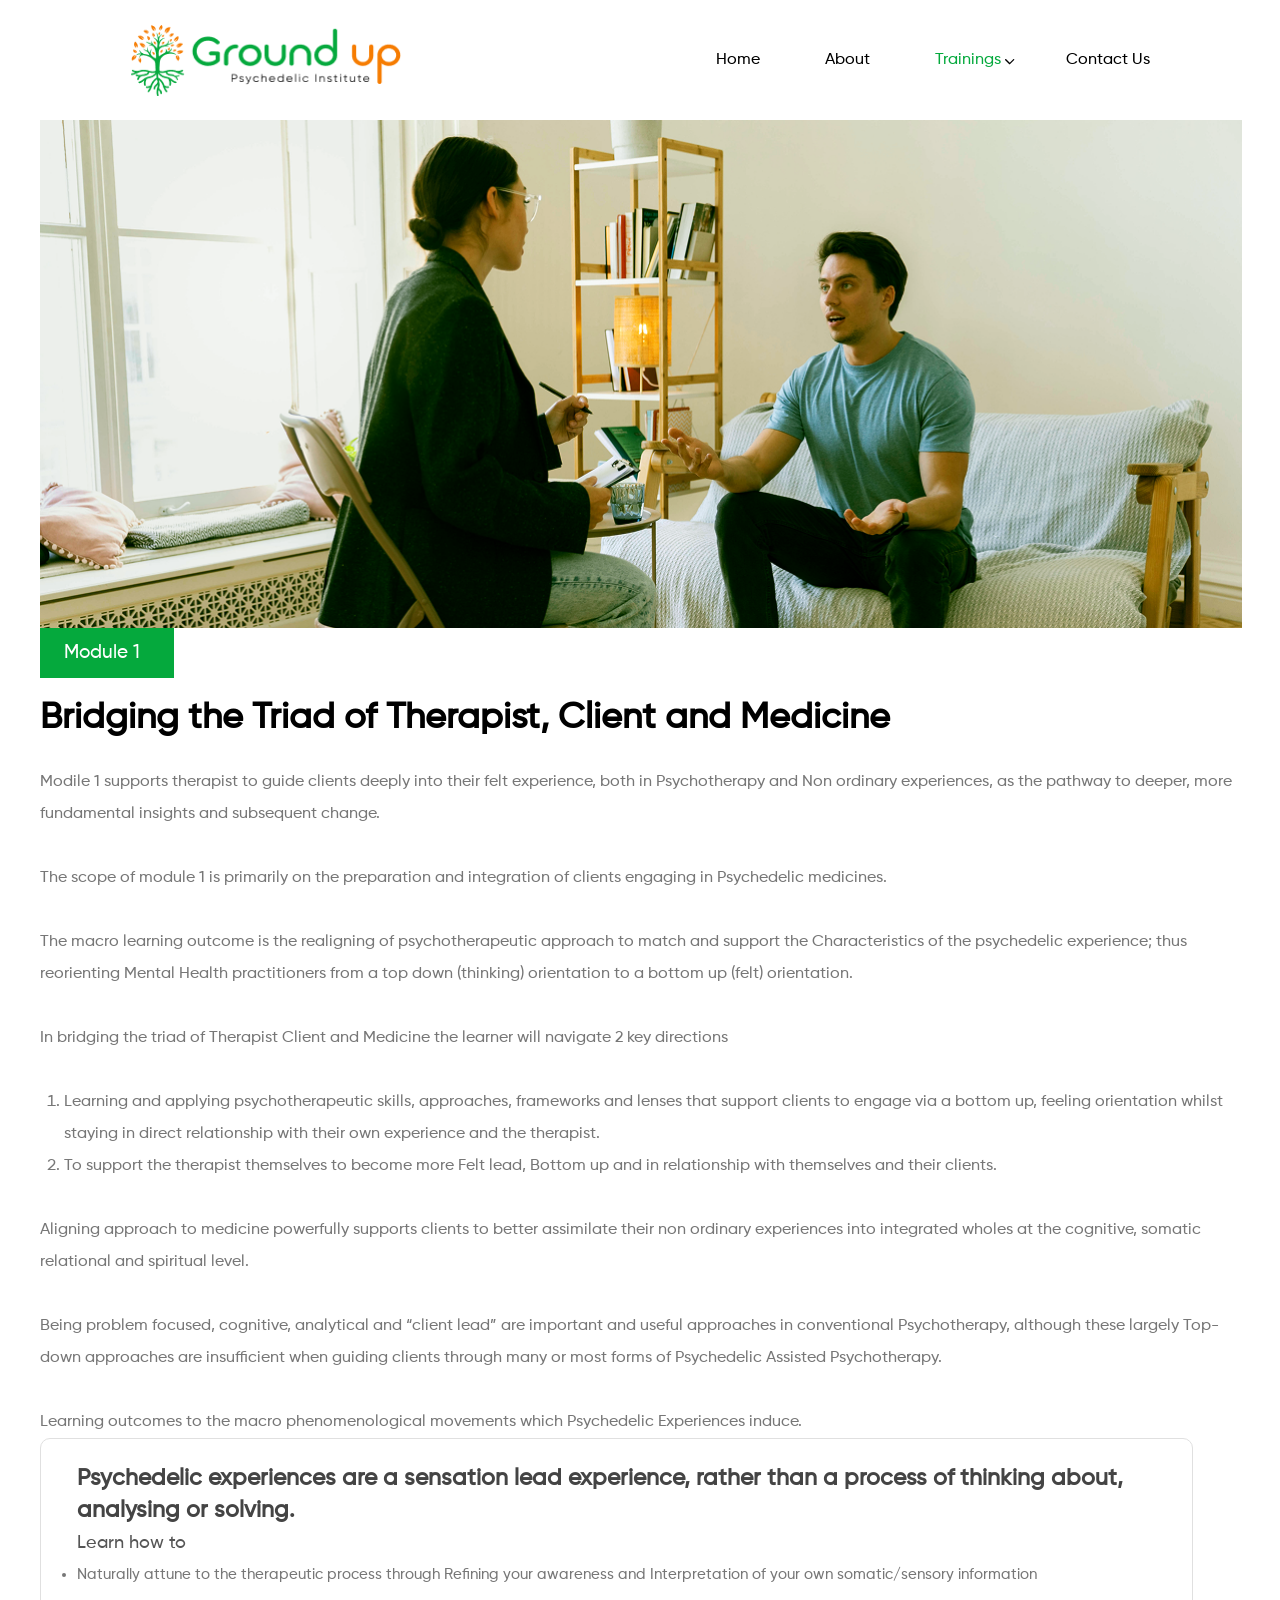
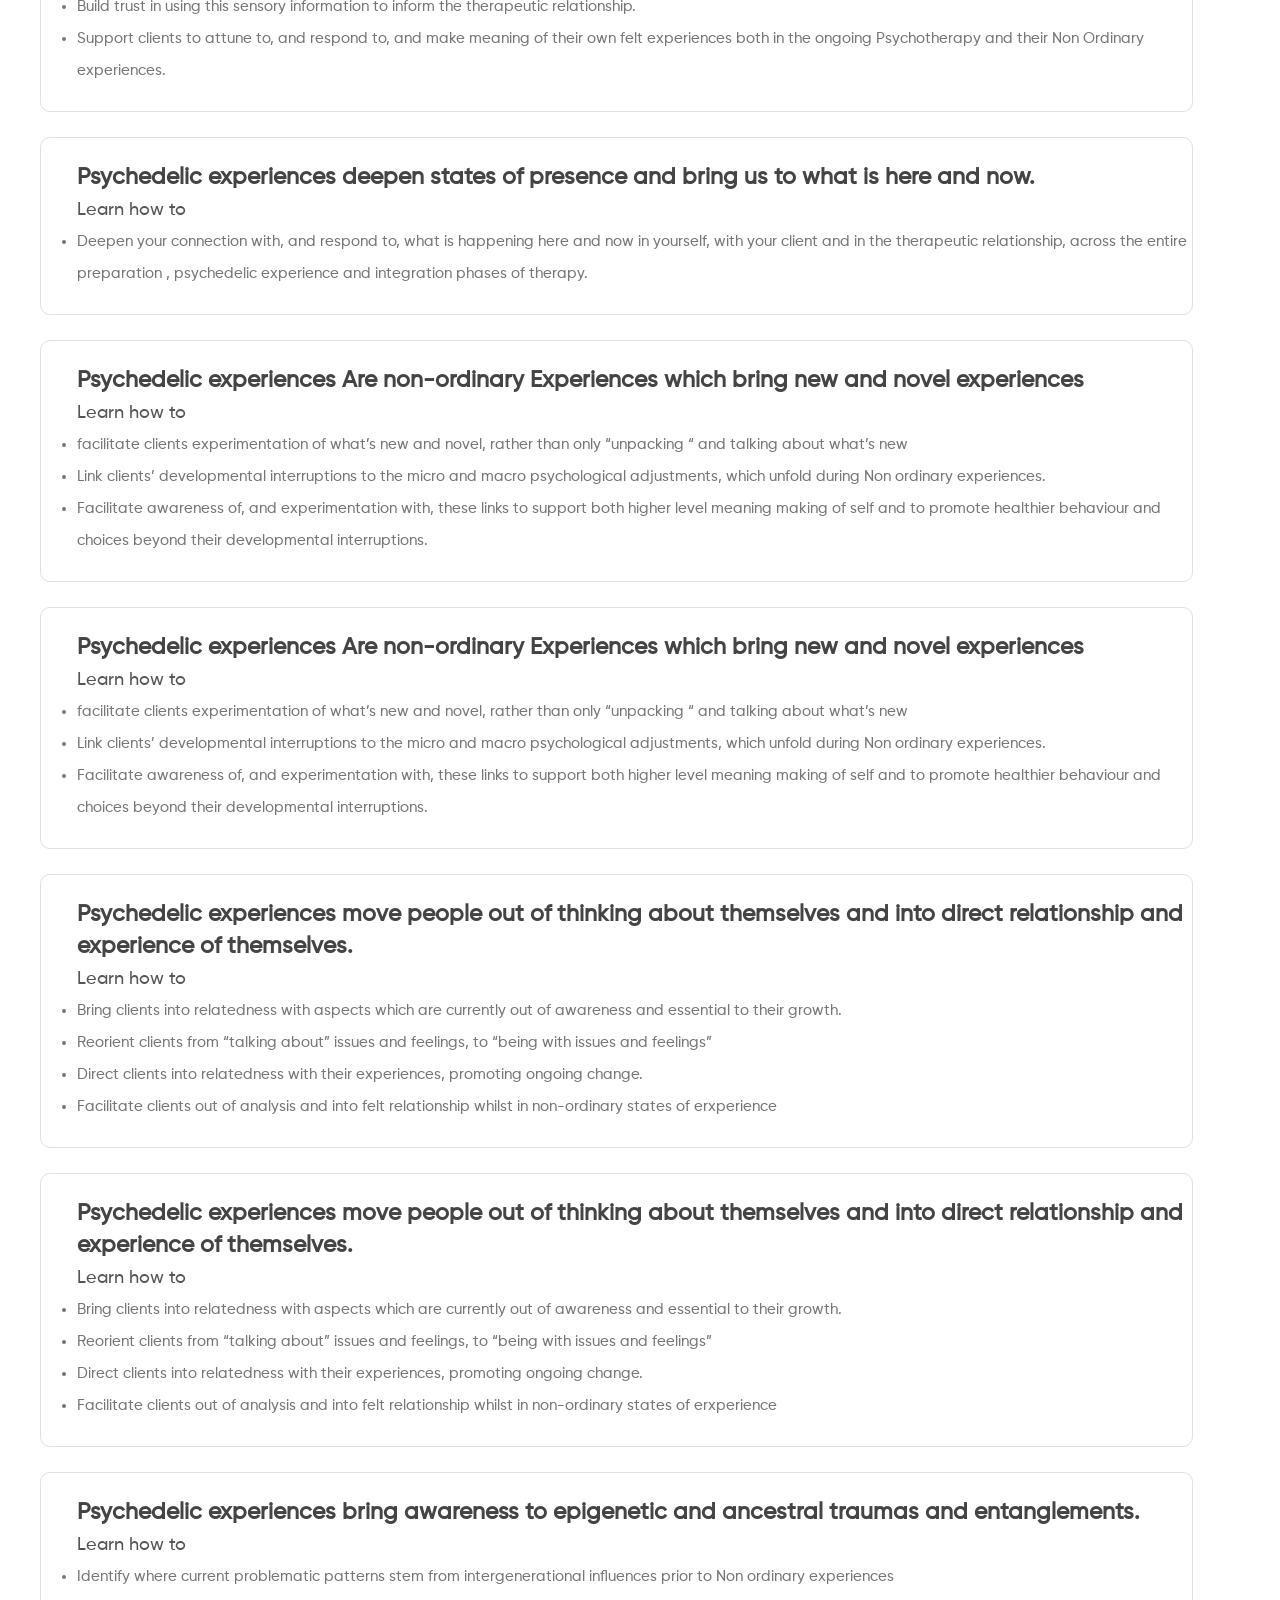
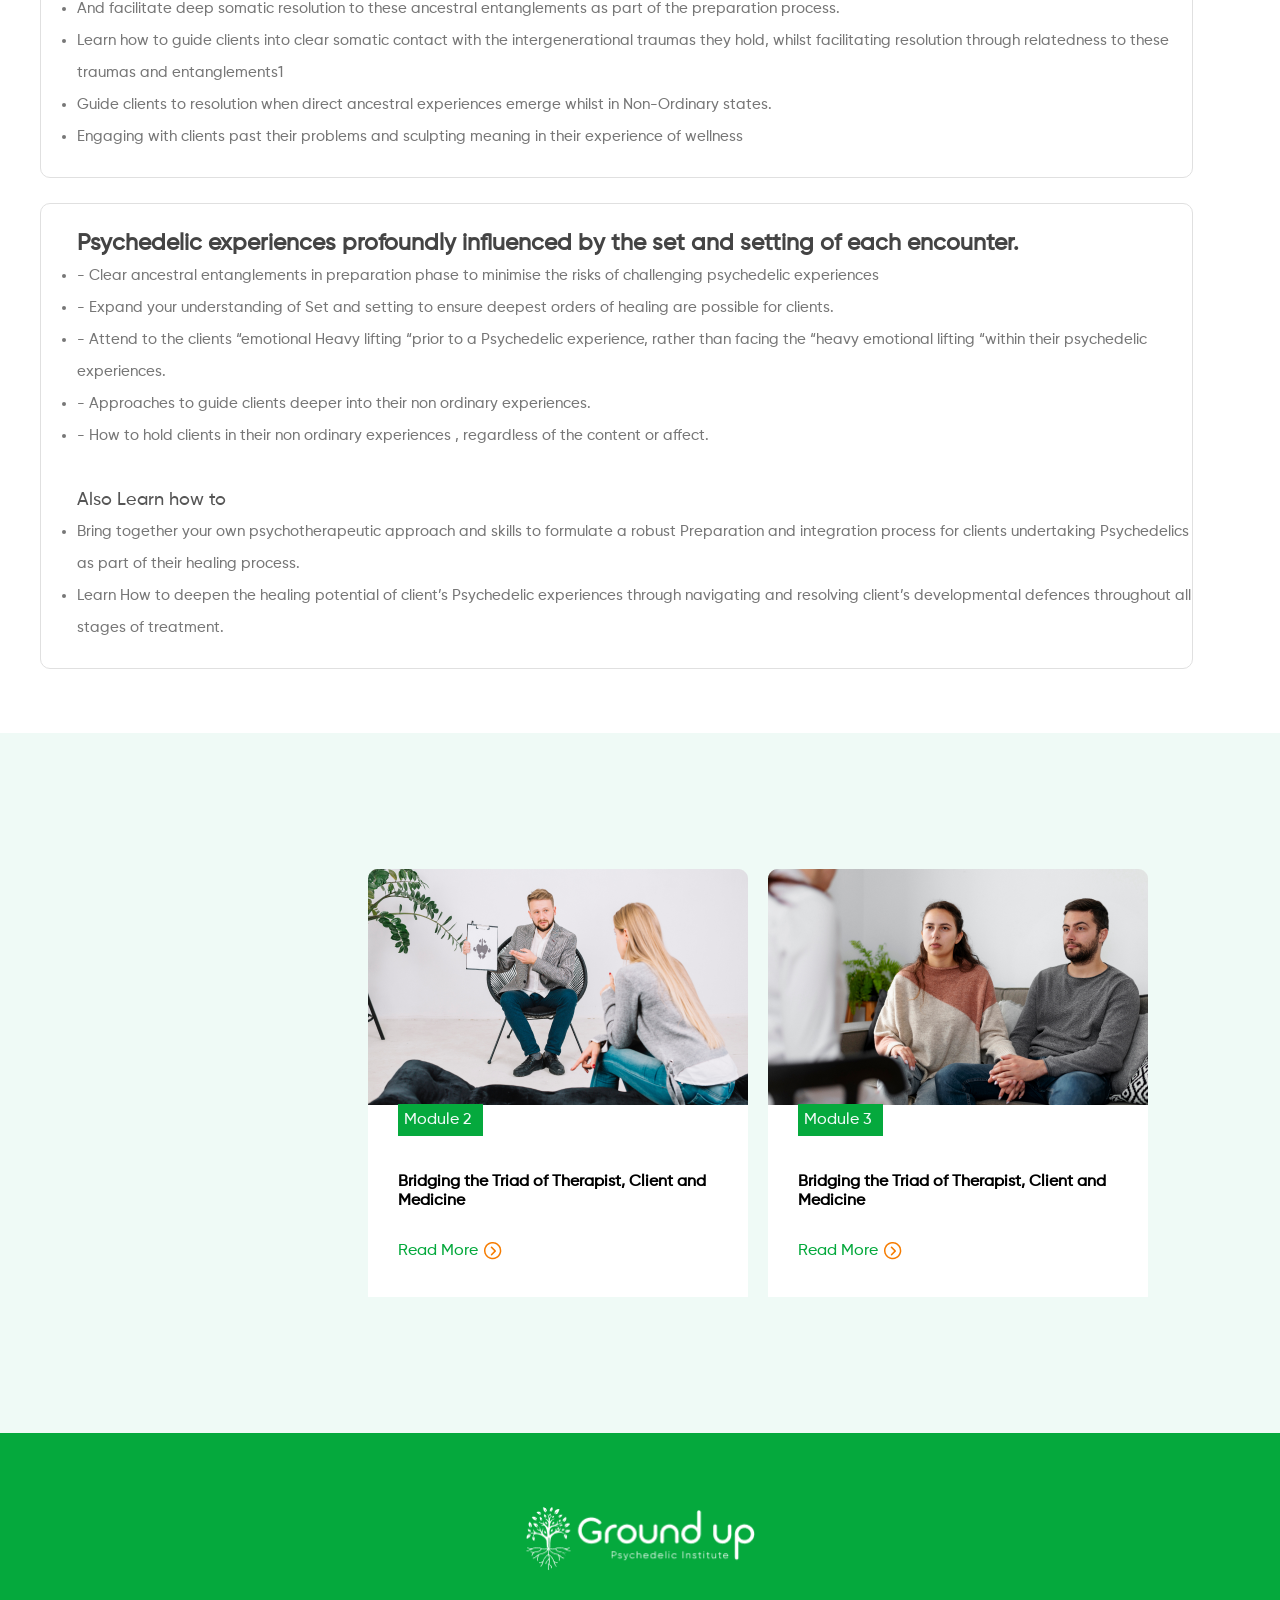
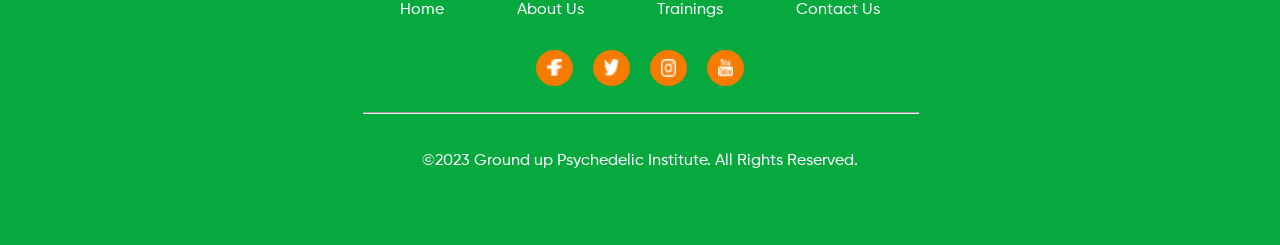
<file: pages/training.html>
<html lang="en">

<head>
    <meta charset="UTF-8">
    <meta name="viewport" content="width=device-width, initial-scale=1.0">
    <title>Trainings</title>
    <link rel="stylesheet" href="../styles/training.css">
</head>

<body>


    <div class="container">
        <div class="header">
            <div class="logo">
                <img src="../images/Group 18.png"  alt="logo">
            </div>
            <div class="dropdown-contents">
                 <ul class="navbar">
                      <li> <a href="/pages/home.html" style="color: black;text-decoration: none;">Home</a></li>
                    <li class="dropdown">
                        <a>About</a>
                        <ul class="dropdown-menu">
                            <li><a href="/pages/aboutus.html"style="color: black;text-decoration: none;">About Us</a></li>
                            <li><a href="/pages/about.html"style="color: black;text-decoration: none;">About Robbie</a></li>
                        </ul>
                    </li>
                    <div class="down-arrow">
                        <div class="arrow-image">
                            <img src="../images/chevron-down.png" alt="down-arrow">
                        </div>
                         <li class="training-dropdown">
                       <a href="/pages/training.html" style="color:#05A93D;text-decoration: none;">Trainings</a>
                        <ul class="training-dropdown-menu">
                           <li><span style="color:#05A93D;"><a href="/pages/training.html"style="text-decoration: none;color:#05A93D ;">Module 1</a></span> - Bridging the Triad of Therapist, Client and Medicine</li><br>

                            <li><span style="color:#05A93D;"><a href="training.html#connectmodules" style="text-decoration: none;color: #05A93D;">Module 2</a></span> - Bridging the Triad of Therapist, Client and Medicine</li><br>
                            <li><span style="color:#05A93D;"><a href="training.html#connectmodules" style="text-decoration: none;color: #05A93D;">Module 3</a></span>- Bridging the Triad of Therapist, Client and Medicine</li>
                        </ul>
                    </li>
                    </div>
                    <li> <a href="/pages/contact.html" style="color:black;text-decoration: none;">Contact Us</a></li>
                </ul>
            </div>
             <div class="dropdown-contents-1">
                <div class="menu">
                    <div class="hamburger">
                        <img src="../images/menu.png" alt="">
                    </div>
                    <div class="navbar">
                        <ul>
    
                            <li> <a href="/pages/home.html" style="color: black;text-decoration: none;">Home</a></li>
                           <li class="dropdown">
                               <a style="color: black;">About</a>
                               <ul class="dropdown-menu">
                                   <li><a href="/pages/aboutus.html"style="color: black;text-decoration: none;">About Us</a></li>
                                   <li><a href="/pages/about.html"style="color: black;text-decoration: none;">About Robbie</a></li>
                               </ul>
                           </li>
                           <div class="down-arrow">
                               <div class="arrow-image">
                                   <img src="../images/chevron-down.png" alt="down-arrow">
                               </div>
                              <li class="training-dropdown">
                               <a href="#" style="color: black;text-decoration: none;">Trainings</a>
                               <ul class="training-dropdown-menu">
                                   <li><span style="color:#05A93D;"><a href="/pages/training.html"style="text-decoration: none;color: #05A93D;">Module 1</a></span> - Bridging the Triad of Therapist, Client and Medicine</li><br>
       
                            <li><span style="color:#05A93D;"><a href="training.html#connectmodules" style="text-decoration: none;color: #05A93D;">Module 2</a></span> - Bridging the Triad of Therapist, Client and Medicine</li><br>
                                   <li><span style="color:#05A93D;"><a href="training.html#connectmodules" style="text-decoration: none;color: #05A93D;">Module 3</a></span>- Bridging the Triad of Therapist, Client and Medicine</li>
                               </ul>
                           </li>
                           </div>
                           <br>
                           <li> <a href="/pages/contact.html" style="color: black;text-decoration: none;">Contact Us</a></li>
                        </ul>
                    </div>
                </div>
            </div>
        </div>

        <section class="container-Training-intro">
            <div class="content-training">
                <div class="image-mod1">
                    <img src="../images/Rectangle 2.png" alt="">
                    <div class="mod1">Module 1</div>
                </div>
                <div class="mod1-contents">
                    <h2 style="color: black; ">Bridging the Triad of Therapist, Client and Medicine</h2><br>
                    <p>Modile 1 supports therapist to guide clients deeply into their felt experience, both in
                        Psychotherapy
                        and Non ordinary experiences, as the pathway to deeper, more fundamental insights and subsequent
                        change. <br><br>

                        The scope of module 1 is primarily on the preparation and integration of clients engaging in
                        Psychedelic medicines.
                        <br><br>
                        The macro learning outcome is the realigning of psychotherapeutic approach to match and support
                        the
                        Characteristics of the psychedelic experience; thus reorienting Mental Health practitioners from
                        a
                        top down (thinking) orientation to a bottom up (felt) orientation.
                        <br><br>
                        In bridging the triad of Therapist Client and Medicine the learner will navigate 2 key
                        directions
                        <br><br>
                    </p>
                </div>
                <div class="mod1-list">
                    <ol type="1">
                        <li>Learning and applying psychotherapeutic skills, approaches, frameworks and lenses that
                            support
                            clients to engage via a bottom up, feeling orientation whilst staying in direct relationship
                            with their own experience and the therapist.</li>
                        <li>To support the therapist themselves to become more Felt lead, Bottom up and in relationship
                            with
                            themselves and their clients.</li>
                    </ol>
                </div>
                <br>
                <p >Aligning approach to medicine powerfully supports clients to better assimilate their non ordinary
                    experiences into
                    integrated wholes at the cognitive, somatic relational and spiritual level. <br><br>

                    Being problem focused, cognitive, analytical and “client lead” are important and useful approaches
                    in
                    conventional Psychotherapy,
                    although these largely Top-down approaches are insufficient when guiding
                    clients through many or most forms of Psychedelic Assisted Psychotherapy. <br><br>
                    Learning outcomes to the macro phenomenological movements which Psychedelic Experiences induce.</p>
                <div class="type-box">
                    <div class="term">
                        <h3 style="color: #444444;font-size: 23px;">Psychedelic experiences are a sensation lead experience, rather than a process of thinking
                            about,
                            analysing or solving.</h3>
                        <p style="color: #555555;font-size: 18px;">Learn how to</p>
                        <ul style="font-size: 15px;">
                            <li>Naturally attune to the therapeutic process through Refining your awareness and
                                Interpretation of your own somatic/sensory information </li>
                            <li>Build trust in using this sensory information to inform the therapeutic relationship.
                            </li>
                            <li>
                                Support clients to attune to, and respond to, and make meaning of their own felt
                                experiences
                                both in the ongoing Psychotherapy and their Non Ordinary experiences.</li>
                        </ul>
                    </div>
                    <div class="term">
                        <h3 style="color: #444444;font-size: 23px;">Psychedelic experiences deepen states of presence and bring us to what is here and now.</h3>
                        <p style="color: #555555;font-size: 18px;">Learn how to</p>
                        <ul style="font-size: 15px;">
                            <li>Deepen your connection with, and respond to, what is happening here and now in yourself,
                                with your
                                client and in the therapeutic relationship, across the entire preparation , psychedelic
                                experience and integration phases of therapy.</li>

                        </ul>
                    </div>
                    <div class="term">
                        <h3 style="color: #444444;font-size: 23px;">Psychedelic experiences Are non-ordinary Experiences which bring new and novel experiences
                        </h3>
                        <p style="color: #555555;font-size: 18px;">Learn how to</p>
                        <ul style="font-size: 15px;">
                            <li>facilitate clients experimentation of what’s new and novel, rather than only “unpacking
                                “
                                and talking about what’s new</li>

                            <li>Link clients’ developmental interruptions to the micro and macro psychological
                                adjustments,
                                which unfold during Non ordinary experiences.</li>

                            <li>Facilitate awareness of, and experimentation with, these links to support both higher
                                level
                                meaning making of self and to promote healthier behaviour
                                and choices beyond their developmental interruptions.</li>
                        </ul>
                    </div>
                    <div class="term">
                        <h3 style="color: #444444;font-size: 23px;">Psychedelic experiences Are non-ordinary Experiences which bring new and novel experiences
                        </h3>
                        <p style="color: #555555;font-size: 18px;">Learn how to</p>
                        <ul style="font-size: 15px;">
                            <li>facilitate clients experimentation of what’s new and novel, rather than only “unpacking
                                “
                                and talking about what’s new</li>

                            <li>Link clients’ developmental interruptions to the micro and macro psychological
                                adjustments,
                                which unfold during Non ordinary experiences.</li>

                            <li>Facilitate awareness of, and experimentation with, these links to support both higher
                                level
                                meaning making of self and to promote healthier behaviour
                                and choices beyond their developmental interruptions.</li>
                        </ul>
                    </div>
                    <div class="term">
                        <h3 style="color: #444444;font-size: 23px;">Psychedelic experiences move people out of thinking about themselves and into direct
                            relationship and experience of themselves.</h3>
                        <p style="color: #555555;font-size: 18px;">Learn how to</p>
                        <ul style="font-size: 15px;">
                            <li> Bring clients into relatedness with aspects which are currently out of awareness and
                                essential to their growth. </li>
                            <li>Reorient clients from “talking about” issues and feelings, to “being with issues and
                                feelings”</li>
                            <li>Direct clients into relatedness with their experiences, promoting ongoing change.</li>
                            <li>Facilitate clients out of analysis and into felt relationship whilst in non-ordinary
                                states
                                of erxperience
                            </li>
                        </ul>
                    </div>
                    <div class="term">
                        <h3 style="color: #444444;font-size: 23px;">Psychedelic experiences move people out of thinking about themselves and into direct
                            relationship and experience of themselves.</h3>
                        <p style="color: #555555;font-size: 18px;">Learn how to</p>
                        <ul style="font-size: 15px;">
                            <li> Bring clients into relatedness with aspects which are currently out of awareness and
                                essential to their growth. </li>
                            <li>Reorient clients from “talking about” issues and feelings, to “being with issues and
                                feelings”</li>
                            <li>Direct clients into relatedness with their experiences, promoting ongoing change.</li>
                            <li>Facilitate clients out of analysis and into felt relationship whilst in non-ordinary
                                states
                                of erxperience
                            </li>
                        </ul>
                    </div>
                    <div class="term">
                        <h3 style="color: #444444;font-size: 23px;">Psychedelic experiences bring awareness to epigenetic and ancestral traumas and
                            entanglements.
                        </h3>
                        <p style="color: #555555;font-size: 18px;">Learn how to</p>
                        <ul style="font-size: 15px;">
                            <li> Identify where current problematic patterns stem from intergenerational influences
                                prior to
                                Non ordinary experiences </li>
                            <li>And facilitate deep somatic resolution to these ancestral entanglements as part of the
                                preparation process.</li>
                            <li>Learn how to guide clients into clear somatic contact with the intergenerational traumas
                                they hold, whilst facilitating resolution through relatedness to these traumas and
                                entanglements1</li>
                            <li>Guide clients to resolution when direct ancestral experiences emerge whilst in
                                Non-Ordinary
                                states.</li>
                            <li>Engaging with clients past their problems and sculpting meaning in their experience of
                                wellness
                            </li>
                        </ul>
                    </div>
                    <div class="term">
                        <h3 style="color: #444444;font-size: 23px;">Psychedelic experiences profoundly influenced by the set and setting of each encounter.</h3>
                        <ul style="font-size: 15px;">
                            <li>- Clear ancestral entanglements in preparation phase to minimise the risks of
                                challenging
                                psychedelic experiences </li>
                            <li>- Expand your understanding of Set and setting to ensure deepest orders of healing are
                                possible for clients.</li>
                            <li>- Attend to the clients “emotional Heavy lifting “prior to a Psychedelic experience,
                                rather
                                than facing the “heavy emotional lifting “within their psychedelic experiences.</li>
                            <li>- Approaches to guide clients deeper into their non ordinary experiences.</li>
                            <li>- How to hold clients in their non ordinary experiences , regardless of the content or
                                affect.</li>
                        </ul>
                        <br>

                        <p style="color: #555555;font-size: 18px;">Also Learn how to</p>
                        <ul style="font-size: 15px;">
                            <li> Bring together your own psychotherapeutic approach and skills to formulate a robust
                                Preparation and integration process for clients undertaking Psychedelics as part of
                                their
                                healing process.</li>
                            <li>Learn How to deepen the healing potential of client’s Psychedelic experiences through
                                navigating and resolving client’s developmental defences throughout all stages of
                                treatment.
                            </li>
                        </ul>
                    </div>
                </div>
            </div>
        </section>


<section id="connectmodules">
        <section class="next-mod">
            <div class="card">
                <img src="../images/Rectangle 8 (1).png" class="card-img-top" alt="..."><br>
                <div class="card-body">
                    <div class="mod-type">
                        Module 2
                    </div>
                    <h5 class="card-title">Bridging the Triad of Therapist, Client and Medicine</h5>

                    <div class="card-button">Read More
                        <img class="card-arrow" src="..//images/orange-right (1).png" alt="">
                    </div>
                </div>
            </div>
            <div class="card">
                <img src="../images/Rectangle 8 (2).png" class="card-img-top" alt="..."><br>
                <div class="card-body">
                    <div class="mod-type">
                        Module 3
                    </div>
                    <h5 class="card-title">Bridging the Triad of Therapist, Client and Medicine</h5>

                    <div class="card-button">Read More
                        <img class="card-arrow" src="..//images/orange-right (1).png" alt="">
                    </div>
                </div>
            </div>

        </section>
        </section>



















        <div class="footer">
            <div class="footer-logo">
                <img src="../images/footer 19.png" alt="">
            </div>
            <div class="footer-list">
                <ul>
                    <li> <a href="/pages/home.html"style="color: white;text-decoration: none;">Home</a></li>
                    <li><a href="/pages/aboutus.html"style="color: white;text-decoration: none;">About Us</a></li>
                    <li><a href="/pages/training.html"style="color: white;text-decoration: none;">Trainings</a> </li>
                    <li><a href="/pages/contact.html"style="color: white;text-decoration: none;">Contact Us</a></li>
                </ul>
                <div class="social-icons">
                    <div class="icon">
                        <div class="media">
                            <img src="../images/fb.png" alt="Facebook">
                        </div>
                    </div>
                    <div class="icon">
                        <div class="media">
                            <img src="../images/twit.png" alt="Twitter">
                        </div>
                    </div>
                    <div class="icon">
                        <div class="media">
                            <img src="../images/insta (1).png" alt="instagram">
                        </div>
                    </div>
                    <div class="icon">
                        <div class="media">
                            <img src="../images/ps_youtube.png" alt="youtube">
                        </div>
                    </div>
                </div>
                <br>
                <hr>
                <div class="copyright">
                    <p>©2023 Ground up Psychedelic Institute. All Rights Reserved.</p>
                </div>
            </div>

        </div>
    </div>

</body>

</html>
</file>
<file: style.css>
html,
body,
div,
span,
applet,
object,
iframe,
h1,
h2,
h3,
h4,
h5,
h6,
p,
blockquote,
pre,
a,
abbr,
acronym,
address,
big,
cite,
code,
del,
dfn,
em,
img,
ins,
kbd,
q,
s,
samp,
small,
strike,
strong,
sub,
sup,
tt,
var,
b,
u,
i,
dl,
dt,
dd,
ol,
ul,
li,
fieldset,
form,
label,
legend,
table,
caption,
tbody,
tfoot,
thead,
tr,
th,
td {
    margin: 0;
    padding: 0;
    border: 0;
    outline: 0;
    font-size: 100%;
    vertical-align: baseline;
    background: transparent;
}

input[type=text],
input[type=number],
input[type=email],
input[type=password],
input[type=tel],
textarea {
    -webkit-appearance: none;
    -moz-appearance: none;
    appearance: none;
    box-shadow: none !important;
    outline-style: none;
}

input:focus-visible {
    outline-width: 0px;
}

textarea:focus-visible {
    outline-width: 0px;
}

input[type=number]::-webkit-inner-spin-button,
input[type=number]::-webkit-outer-spin-button {
    -webkit-appearance: none;
    -moz-appearance: none;
    appearance: none;
    margin: 0;
}


/* ----------Styling---------- */

/* fonts poppins  */
@font-face {
    font-family: gilroy-regular;
    src: url(../fonts/gilroy-bold-cufonfonts/Gilroy-Regular.ttf);
}


@font-face {
    font-family: gilroy-medium;
    src: url(fonts/gilroy-bold-cufonfonts/Gilroy-Medium.ttf);
}

/* ================================== */





.container {
    /* padding: 0px 15px; */
    max-width: 1610px;
    margin: 0 auto;
}

.header {
    display: flex;
    justify-content: space-around;
    align-items: center;
    gap: 54px;
    font-family: gilroy-medium;
    padding-top: 25px;
    padding-bottom: 15px;
    /* border: 2px solid black; */
}

.logo img {
    width: 270px;
    height: 71px;
}

div.dropdown-contents ul {
    /* display: flex; */
    gap: 65px;
    list-style: none;


}

.navbar{
    list-style: none;
    display: flex;
    gap: 40px;
}

.navbar li{
    position: relative;
}

.dropdown-menu{
    display: none;
    position: absolute;
    top: 100%;
    left: 0;
    background: white;
   
    list-style: none;
    /* padding: 10px 0; */
    min-width: 130px;
    
}
.dropdown:hover .dropdown-menu{
    display: block;
    cursor: pointer;
      padding-top: 15px;
     padding-left: 25px;
}

.training-dropdown-menu{
    display: none;
    position: absolute;
    top: 100%;
    left: 0;
    background: white;
   
    list-style: none;
    /* padding: 10px 0; */
    min-width: 250px;
    padding-left: 15%;
    
}
.training-dropdown:hover .training-dropdown-menu{
    display: block;
    cursor: pointer;
}

.down-arrow {
    position: relative;
}

.arrow-image img {
    position: absolute;
    left: 70px;
    bottom: 5px;

}


.footer {
    background-color: #05A93D;
    position: absolute;
    bottom: 0;
    width: 100%;
    display: flex;
    flex-direction: column;
    justify-content: center;
    align-items: center;
    left: 0;
    height: 412px;
}

.footer-logo img {
    width: 229px;
    height: 64px;

}

.footer-list ul {
    display: flex;
    list-style: none;
    color: #FFFFFF;
    width: 554px;
    justify-content: space-around;
    padding-bottom: 30px;
    padding-top: 30px;
    font-family: gilroy-medium;

}

.social-icons {
    display: flex;
    justify-content: center;
    gap: 20px;

}

.icon {
    width: 37px;
    height: 36px;
    background-color: #F67C01;
    border-radius: 50%;
    display: flex;
    justify-content: center;
    align-items: center;

}

.media {
    width: 15px;
    height: 18px;
}

.media img {
    width: 100%;
    height: 100%;
}

.copyright {
    display: flex;
    justify-content: center;
    width: 100%;
    color: #FFFFFF;
    padding-top: 30;
    font-family: gilroy-medium;
    text-align: center;

}

hr {
    width: 100%;
}


@media screen and (max-width: 580px) {

    .container {
        /* padding: 0px 15px; */
        width: 100%;
        margin: 0 auto;
    }

    .logo img {
        width: 100%;
        height: 71px;
    }

    .about-content {
        display: flex;
        flex-direction: column;
        align-items: center;
        padding-top: 4%;
        gap: 2%;
        font-family: gilroy-medium;
        font-size: 16px;
        color: #777777;
        margin: 0 auto;
        width: 100%;


    }

    div.dropdown-contents ul {
        gap: 35px;
        list-style: none;
        font-family: gilroy-medium;

    }
 

.dropdown:hover .dropdown-menu {
    position: relative;
    display: block;
    cursor: pointer;
      padding-top: 2px;
     padding-left: 25px;
     left: 85px;
}

.training-dropdown:hover .training-dropdown-menu {
    display: block;
    cursor: pointer;
    position: relative;
    left: 85px;
}

}
</file>
<file: styles/about.css>
html,
body,
div,
span,
applet,
object,
iframe,
h1,
h2,
h3,
h4,
h5,
h6,
p,
blockquote,
pre,
a,
abbr,
acronym,
address,
big,
cite,
code,
del,
dfn,
em,
img,
ins,
kbd,
q,
s,
samp,
small,
strike,
strong,
sub,
sup,
tt,
var,
b,
u,
i,
dl,
dt,
dd,
ol,
ul,
li,
fieldset,
form,
label,
legend,
table,
caption,
tbody,
tfoot,
thead,
tr,
th,
td {
    margin: 0;
    padding: 0;
    border: 0;
    outline: 0;
    font-size: 100%;
    vertical-align: baseline;
    background: transparent;
}

input[type=text],
input[type=number],
input[type=email],
input[type=password],
input[type=tel],
textarea {
    -webkit-appearance: none;
    -moz-appearance: none;
    appearance: none;
    box-shadow: none !important;
    outline-style: none;
}

input:focus-visible {
    outline-width: 0px;
}

textarea:focus-visible {
    outline-width: 0px;
}

input[type=number]::-webkit-inner-spin-button,
input[type=number]::-webkit-outer-spin-button {
    -webkit-appearance: none;
    -moz-appearance: none;
    appearance: none;
    margin: 0;
}


/* ----------Styling---------- */

/* fonts poppins  */
@font-face {
    font-family: gilroy-regular;
    src: url(../fonts/gilroy-bold-cufonfonts/Gilroy-Regular.ttf);
}


@font-face {
    font-family: gilroy-medium;
    src: url(../fonts/gilroy-bold-cufonfonts/Gilroy-Medium.ttf);
}

/* ================================== */





.container {
    /* padding: 0px 15px; */
    max-width: 1610px;
    margin: 0 auto;
}

.header {
    width: 100%;
    display: flex;

    justify-content: space-around;
    align-items: center;
    gap: 54px;
    font-family: gilroy-medium;
    padding-top: 25px;
}

.logo img {
    width: 270px;
    height: 71px;
}

div.dropdown-contents ul {
    /* :display flex; */
    gap: 65px;
    list-style: none;

}

.navbar {
    list-style: none;
    display: flex;
    gap: 40px;
}

.navbar li {
    position: relative;
}

.dropdown-menu {
    display: none;
    position: absolute;
    top: 100%;
    left: 0;
    background: white;

    list-style: none;
    /* padding: 10px 0; */
    min-width: 130px;

}

.dropdown-contents-1 {
    display: none;
    list-style: none;
}

div.dropdown-contents-1 ul {
    /* display: flex; */
    gap: 65px;
    list-style: none;

}
.dropdown:hover .dropdown-menu {
    position: relative;
    display: block;
    cursor: pointer;
      padding-top: 15px;
     padding-left: 25px;
     /* left: 85px; */
}

.training-dropdown-menu {
    display: none;
    position: absolute;
    top: 100%;
    left: 0;
    background: white;

    list-style: none;
    /* padding: 10px 0; */
    min-width: 250px;
    padding-left: 15%;

}

.training-dropdown:hover .training-dropdown-menu {
    display: block;
    cursor: pointer;
}

.down-arrow {
    position: relative;
}
.arrow-image{
    width: 50px;
}
.arrow-image img {

    position: absolute;
    left: 70px;
    bottom: 5px;

}

.content {
    display: flex;
    justify-content: space-around;
    gap: 14px;
    padding-top: 30px;
   
}

h1 {
    color: #05A93D;
    font-family: gilroy-medium;
    font-size: 48px;
}

p {
    font-family: gilroy-medium;
    font-size: 16px;
    line-height: 1.5;
}

.box1 {
    width: 430px;
    height: 490px;
}

.box2 {
    width: 530px;
    height: 280px;
    padding: 5%;
}

.mid-part {
    padding: 5%;
}










.footer {
    background-color: #05A93D;
    position: relative;

    width: 100%;
    display: flex;
    flex-direction: column;
    justify-content: center;
    align-items: center;
    left: 0;
    height: 412px;
}

.footer-logo img {
    width: 229px;
    height: 64px;

}

.footer-list ul {
    display: flex;
    list-style: none;
    color: #FFFFFF;
    width: 554px;
    justify-content: space-around;
    padding-bottom: 30px;
    padding-top: 30px;
    font-family: gilroy-medium;

}

.social-icons {
    display: flex;
    justify-content: center;
    gap: 20px;


}


hr {
    width: 99%;
}

.icon {
    width: 37px;
    height: 36px;
    background-color: #F67C01;
    border-radius: 50%;
    display: flex;
    justify-content: center;
    align-items: center;

}

.media {
    width: 15px;
    height: 18px;
}

.media img {
    width: 100%;
    height: 100%;
}

.copyright {
    display: flex;
    justify-content: center;
    width: auto;
    color: #FFFFFF;
    padding-top: 30;
    font-family: gilroy-medium;

}




@media screen and (max-width: 922px) {

    .container {
        /* padding: 0px 15px; */
        max-width: 921px;
        margin: 0 auto;
    }

    h1 {
        width: auto;
    }

    .box1 img {
        width: 430px;
        height: 490px;
    }

    .content {
        display: flex;
        justify-content: space-around;
        gap: 10px;
        padding-bottom: 5%;
    }

    .box2 {
        width: 600px;
        height: 280px;
        padding: 5%;
    }

    .mid-part {
        padding: 2%;
        padding-top: 4%;
    }

    p {
        font-family: gilroy-medium;
        font-size: 16px;
        line-height: 1.5;
        width: 400px;
    }

    .copyright {
        display: flex;
        justify-content: center;
        width: auto;
        color: #FFFFFF;
        padding-top: 30;
        font-family: gilroy-medium;

    }

    .dropdown:hover .dropdown-menu {
        display: block;
        cursor: pointer;
    }

    .training-dropdown-menu {
        display: none;
        position: absolute;
        top: 100%;
        left: 0;
        background: white;

        list-style: none;
        /* padding: 10px 0; */
        min-width: 250px;
        padding-left: 15%;

    }

    .training-dropdown:hover .training-dropdown-menu {
        display: block;
        cursor: pointer;
    }
}






@media screen and (max-width: 580px) {

    .container {
        /* padding: 0px 15px; */
        width: 100%;
        margin: 0 auto;
    }

    .header {
        display: flex;
        justify-content: space-around;
        align-items: center;
        gap: 22px;
        font-family: gilroy-medium;
        padding-top: 25px;
    }

    .logo img {
        width: 150px;
        height: 51px;
    }

    h1 {
        width: auto;
    }

    .content {
        display: flex;
        flex-direction: column;
        /* justify-content: space-around; */

        width: auto;
        height: auto;
    }

    div.dropdown-contents ul {
        gap: 30px;
        list-style: none;
        font-family: gilroy-medium;

    }

    .box1 img {
        /* position: relative; */
        left: 100px;
        width: 100%;
        
        top: 22px;
    }

    .box2 {
        width: auto;
        height: auto;
        padding: 5%;
    }

    p {
        font-family: gilroy-medium;
        font-size: 16px;
        line-height: 1.5;
        width: auto;
    }

    .footer {
        background-color: #05A93D;
        position: relative;

        width: 100%;
        display: flex;
        flex-direction: column;
        justify-content: center;
        align-items: center;
        left: 0;
        height: 412px;
        width: 100%;
        margin: 0 auto;
    }



    hr {
        width: 500px;
    }




    /* hover */
    .menu {

        cursor: pointer;
    }

    .dropdown-contents {
        display: none;

    }

    .hamburger{
        width: 50px;
        height: 50px;
    }
.menu img{
    width: 100%;
    height: 100%;
}
    .dropdown-contents-1 {
        display: flex;
        list-style: none;
    }

    .navbar {
        display: none;
        list-style: none;

       
       
    }

    .menu:hover .navbar {
        display: block;
       position: absolute;
        background-color: #dd9417;
        width: 150px;
        height:260px;
        right: 10;
        align-items: center;
        list-style: none;
        padding-left: 35%;
        padding-right: 35%;
        padding-top: 15px;
        
        


    }
    
    .navbar li{
    margin-bottom: 12px;   /* gap between items */
}
    
.down-arrow {
    position: relative;
    width: 9px;
    height: 14px;
}


.arrow-image img {
    position: absolute;
    left: 70px;
    top: 2px;
    width: 100%;

}

.dropdown:hover .dropdown-menu {
    position: relative;
    display: block;
    cursor: pointer;
      padding-top: 2px;
     padding-left: 25px;
     left: 85px;
}

.training-dropdown:hover .training-dropdown-menu {
    display: block;
    cursor: pointer;
    position: relative;
    left: 85px;
}
}
</file>
<file: styles/aboutus.css>
html,
body,
div,
span,
applet,
object,
iframe,
h1,
h2,
h3,
h4,
h5,
h6,
p,
blockquote,
pre,
a,
abbr,
acronym,
address,
big,
cite,
code,
del,
dfn,
em,
img,
ins,
kbd,
q,
s,
samp,
small,
strike,
strong,
sub,
sup,
tt,
var,
b,
u,
i,
dl,
dt,
dd,
ol,
ul,
li,
fieldset,
form,
label,
legend,
table,
caption,
tbody,
tfoot,
thead,
tr,
th,
td {
    margin: 0;
    padding: 0;
    border: 0;
    outline: 0;
    font-size: 100%;
    vertical-align: baseline;
    background: transparent;
}

input[type=text],
input[type=number],
input[type=email],
input[type=password],
input[type=tel],
textarea {
    -webkit-appearance: none;
    -moz-appearance: none;
    appearance: none;
    box-shadow: none !important;
    outline-style: none;
}

input:focus-visible {
    outline-width: 0px;
}

textarea:focus-visible {
    outline-width: 0px;
}

input[type=number]::-webkit-inner-spin-button,
input[type=number]::-webkit-outer-spin-button {
    -webkit-appearance: none;
    -moz-appearance: none;
    appearance: none;
    margin: 0;
}


/* ----------Styling---------- */

/* fonts poppins  */
@font-face {
    font-family: gilroy-regular;
    src: url(../fonts/gilroy-bold-cufonfonts/Gilroy-Regular.ttf);
}


@font-face {
    font-family: gilroy-medium;
    src: url(../fonts/gilroy-bold-cufonfonts/Gilroy-Medium.ttf);
}

/* ================================== */





.container {
    /* padding: 0px 15px; */
    max-width: 1610px;
    margin: 0 auto;
}

.header {
    display: flex;
    justify-content: space-around;
    align-items: center;
    gap: 54px;
    font-family: gilroy-medium;
    padding-top: 25px;
    padding-bottom: 15px;

}

.logo img {
    width: 270px;
    height: 71px;
}

div.dropdown-contents ul {
    gap: 65px;
    list-style: none;
    font-family: gilroy-medium;

}

.navbar {
    list-style: none;
    display: flex;
    gap: 40px;
}

.navbar li {
    position: relative;
}

.dropdown-menu {
    display: none;
    position: absolute;
    top: 100%;
    left: 0;
    background: white;

    list-style: none;
    /* padding: 10px 0; */
    min-width: 150px;

}

div.dropdown-contents-1 ul {
    /* display: flex; */
    gap: 65px;
    list-style: none;

}

.dropdown-contents-1 {
    display: none;
    list-style: none;
}
.dropdown:hover .dropdown-menu {
    display: block;
    cursor: pointer;
}

.training-dropdown-menu {
    display: none;
    position: absolute;
    top: 100%;
    left: 0;
    background: white;

    list-style: none;
    /* padding: 10px 0; */
    min-width: 250px;

  

}

.training-dropdown:hover .training-dropdown-menu {
    display: block;
    cursor: pointer;
      padding-top: 15px;
     padding-left: 15px;
}

.down-arrow {
    position: relative;
}

.arrow-image img {
    position: absolute;
    left: 70px;
    bottom: 5px;

}

/* contents */
.about-content {
    display: flex;
    flex-direction: column;
    align-items: center;
    padding-top: 4%;
    gap: 2%;
    font-family: gilroy-medium;
    font-size: 16px;
    color: #777777;
    margin: 0 auto;
    width: 100%;


}

.about-img img {
    height: 330px;
    width: 100%;
    margin: 0 auto;
}

.about-section {
    width: 1200px;
    height: 140px;
    display: flex;
    line-height: 1.5em;

}

.section2 {
    width: 1200px;
    height: 250px;

}

.type-icon {
    width: 86px;
    height: 86px;
    background-color: #F67C01;
    border-radius: 50%;
    display: flex;
    justify-content: center;
    align-items: center;

}

.types {
    display: flex;
    gap: 2%;



}

h4 {
    font-family: gilroy-medium;
    font-size: 21px;
}

div.type-detail {
    width: 380px;
    line-height: 1.5;
    height: 250px;
    height: 110px;
    font-size: 13px;

}

.section3 {
    /* padding-top: 10%; */
    width: 1200px;
    height: 140px;
    line-height: 1.5;
}

.section3-content {
    font-size: 16px;
}


.section4 {
    width: 1200px;
    height: 650px;
    padding-top: 5%;
    line-height: 2;
}

.note {
    line-height: 3;
}





.footer {
    background-color: #05A93D;
    position: relative;
    /* bottom: 100%; */
    width: 100%;
    display: flex;
    flex-direction: column;
    justify-content: center;
    align-items: center;
    left: 0;
    height: 412px;
    font-family: gilroy-medium;
    margin: 0 auto;
}

.footer-logo img {
    width: 229px;
    height: 64px;

}

.footer-list ul {
    display: flex;
    list-style: none;
    color: #FFFFFF;
    width: 100%;
    justify-content: space-evenly;
    padding-bottom: 30px;
    padding-top: 30px;
    font-family: gilroy-medium;


}

.social-icons {
    display: flex;
    justify-content: center;
    gap: 20px;

}

.icon {
    width: 37px;
    height: 36px;
    background-color: #F67C01;
    border-radius: 50%;
    display: flex;
    justify-content: center;
    align-items: center;

}

.media {
    width: 15px;
    height: 18px;
}

.media img {
    width: 100%;
    height: 100%;
}

.copyright {
    display: flex;
    justify-content: center;
    width: 612px;
    color: #FFFFFF;
    padding-top: 30;
    font-family: gilroy-medium;

}





@media screen and (max-width: 922px) {

    .container {
        /* padding: 0px 15px; */
        max-width: 921px;
        margin: 0 auto;
    }


    .about-img img {
        height: 330px;
        width: 921px;
    }

    .about-content {
        width: 921px;
        display: flex;
        flex-direction: column;
        align-items: center;
        padding-top: 4%;
        gap: 2%;
        font-family: gilroy-medium;
        font-size: 16px;
        color: #777777;
        padding-top: 5px;

    }

    .about-section {
        width: auto;
        height: 140px;
        display: flex;
        line-height: 1.5em;
        padding-top: 2%;

    }

    hr {
        width: 900px;
    }

    .section2 {
        width: 921px;
        height: 250px;
        padding-top: 2%;

    }

    .types {
        display: flex;
        gap: 1%;



    }

    div.type-detail {
        width: 280px;
        line-height: 1.5;
        height: 250px;
        height: 110px;
        font-size: 13px;
    }

    .section3 {
        /* padding-top: 10%; */
        width: auto;
        height: 140px;
        line-height: 1.5;
    }

    .section4 {
        width: auto;
        height: 650px;
        padding-top: 10%;
        line-height: 2;
        padding-bottom: 5%;
    }
}


@media screen and (max-width: 580px) {

    .container {
        /* padding: 0px 15px; */
        width: 100%;
        margin: 0 auto;
    }

    .about-img img {
        height: 330px;
        width: 100%;
    }

    .header {
        display: flex;
        justify-content: space-around;
        align-items: center;
        gap: 54px;
        font-family: gilroy-medium;
        padding-top: 25px;
        padding-bottom: 15px;
        width: 100%;
    }

    .logo img {
        width: 100%;
        height: 71px;
    }

    .about-content {
        display: flex;
        flex-direction: column;
        align-items: center;
        padding-top: 4%;
        gap: 2%;
        font-family: gilroy-medium;
        font-size: 16px;
        color: #777777;
        margin: 0 auto;
        width: 100%;


    }

    div.dropdown-contents ul {
        gap: 35px;
        list-style: none;
        font-family: gilroy-medium;

    }

    .section2 {
        width: 100%;
        height: 750px;
        padding-top: 2%;

    }

    .types {
        display: flex;
        flex-direction: column;
        gap: 2%;
        width: 100%;
        height: auto;



    }

    .type-icon {
        width: 56px;
        height: 60px;
        background-color: #F67C01;
        border-radius: 50%;
        display: flex;
        justify-content: center;
        align-items: center;

    }

    .type-icon img {
        width: 80%;
    }

    .about-section {
        width: 100%;
        height: auto;
        display: flex;
        line-height: 1.5em;
        margin: 0px auto;
        

    }

    div.type-detail {
        width: 97%;
        line-height: 1.5;
        height: 175px;
        padding-left: 8px;
        font-size: 13px;
        border: 1px solid #e0e0e0;
        padding-top: 10px;
    }

    .section3 {
        /* padding-top: 10%; */
        width: 100%;
        height: 260px;
        line-height: 1.5;
        width: 100%;
        margin: 0px auto;
    }

    .section4 {
        width: 100%;
        height: 100%;
        /* padding-top: 5%; */
        line-height: 2;
    }

    hr {
        width: 500px;
    }

    .footer-list {
        width: 100%;
    }

    .copyright {
        display: flex;
        justify-content: center;
        width: 100%;
        color: #FFFFFF;
        padding-top: 30;
        font-family: gilroy-medium;
        text-align: center;

    }




    
    .menu {

        cursor: pointer;
    }

    .dropdown-contents {
        display: none;

    }

    .hamburger{
        width: 50px;
        height: 50px;
    }
.menu img{
    width: 100%;
    height: 100%;
}
    .dropdown-contents-1 {
        display: flex;
        list-style: none;
    }

    .navbar {
        display: none;
        list-style: none;
        position: absolute;
        

       
       
    }

    .menu:hover .navbar {
        display: block;
        position: absolute;
        background-color: #dd9417;
        width: 150px;
        height:260px;
        right: 10;
        align-items: center;
        list-style: none;
        padding-left: 35%;
        padding-right: 35%;
        padding-top: 15px;
         z-index:1000; 
        
        


    }
    
    .navbar li{
    margin-bottom: 12px;   /* gap between items */
}
    
.down-arrow {
    position: relative;
    width: 9px;
    height: 14px;
}


.arrow-image img {
    position: absolute;
    left: 70px;
    top: 2px;
    width: 100%;

}

.dropdown:hover .dropdown-menu {
    position: relative;
    display: block;
    cursor: pointer;
      padding-top: 2px;
     padding-left: 25px;
     left: 85px;
}

.training-dropdown:hover .training-dropdown-menu {
    display: block;
    cursor: pointer;
    position: relative;
    left: 85px;
}

}
</file>
<file: styles/contact.css>
html,
body,
div,
span,
applet,
object,
iframe,
h1,
h2,
h3,
h4,
h5,
h6,
p,
blockquote,
pre,
a,
abbr,
acronym,
address,
big,
cite,
code,
del,
dfn,
em,
img,
ins,
kbd,
q,
s,
samp,
small,
strike,
strong,
sub,
sup,
tt,
var,
b,
u,
i,
dl,
dt,
dd,
ol,
ul,
li,
fieldset,
form,
label,
legend,
table,
caption,
tbody,
tfoot,
thead,
tr,
th,
td {
    margin: 0;
    padding: 0;
    border: 0;
    outline: 0;
    font-size: 100%;
    vertical-align: baseline;
    background: transparent;
}

input[type=text],
input[type=number],
input[type=email],
input[type=password],
input[type=tel],
textarea {
    -webkit-appearance: none;
    -moz-appearance: none;
    appearance: none;
    box-shadow: none !important;
    outline-style: none;
}

input:focus-visible {
    outline-width: 0px;
}

textarea:focus-visible {
    outline-width: 0px;
}

input[type=number]::-webkit-inner-spin-button,
input[type=number]::-webkit-outer-spin-button {
    -webkit-appearance: none;
    -moz-appearance: none;
    appearance: none;
    margin: 0;
}


/* ----------Styling---------- */

/* fonts poppins  */
@font-face {
    font-family: gilroy-regular;
    src: url(../fonts/gilroy-bold-cufonfonts/Gilroy-Regular.ttf);
}


@font-face {
    font-family: gilroy-medium;
    src: url(../fonts/gilroy-bold-cufonfonts/Gilroy-Medium.ttf);
}

/* ================================== */





.container {
    /* padding: 0px 15px; */
    max-width: 1610px;
    margin: 0 auto;
}

.header {
    display: flex;
    justify-content: space-around;
    align-items: center;
    gap: 54px;
    font-family: gilroy-medium;
    padding-top: 25px;
    padding-bottom: 15px;
}

.logo img {
    width: 270px;
    height: 71px;
}

div.dropdown-contents ul {
    /* display: flex; */
    gap: 65px;
    list-style: none;

}

.navbar {
    list-style: none;
    display: flex;
    gap: 40px;
}

.navbar li {
    position: relative;
}

.dropdown-contents-1 {
    display: none;
    list-style: none;
}

div.dropdown-contents-1 ul {
    /* display: flex; */
    gap: 65px;
    list-style: none;

}

.dropdown-menu {
    display: none;
    position: absolute;
    top: 100%;
    left: 0;
    background: white;

    list-style: none;
    /* padding: 10px 0; */
    min-width: 130px;

}

.dropdown:hover .dropdown-menu {
    display: block;
    cursor: pointer;
      padding-top: 15px;
     padding-left: 25px;
}

.training-dropdown-menu {
    display: none;
    position: absolute;
    top: 100%;
    left: 0;
    background: white;

    list-style: none;
    /* padding: 10px 0; */
    min-width: 250px;
    padding-left: 15%;
   

}

.training-dropdown:hover .training-dropdown-menu {
    display: block;
    cursor: pointer;
}

.down-arrow {
    position: relative;
}

.arrow-image img {
    position: absolute;
    left: 70px;
    bottom: 5px;

}

.details {
    display: flex;
    gap: 15px;
}

.title {
    background-image: url(../images/contact\ 481804.png);
    height: 230px;
    width: 100%;
}

.info {
    width: 100%;
    display: flex;
    justify-content: center;
    padding-top: 5%;
    padding-bottom: 5%;
    gap: 10%;
    font-family: gilroy-medium;
    color: #777777;
    width: 100%;
}

.part1 {
    width: 352px;
    height: 42px;
}

h2 {
    font-family: gilroy-medium;
    font-size: 25px;
}

p {
    font-family: gilroy-medium;
    font-size: 15px;
    line-height: 1.5;
}

.part2 {
    display: flex;
    flex-direction: column;
    gap: 20px;
}

.name {
    display: flex;
    gap: 40px;
}

.mail {
    display: flex;
    gap: 40px;
}

.mail-info {

    padding-left: 2%;
}

.msg {
    display: flex;
    flex-direction: column;
    gap: 75px;
}

.msg input {
    border: none;
    border-bottom: 2px solid black;
}

.first {
    display: flex;
    flex-direction: column;
}

.first input {
    border: none;
    border-bottom: 2px solid black;
}

.second {
    display: flex;
    flex-direction: column;
}

.second input {
    border: none;
    border-bottom: 2px solid black;
}

.button {
    width: 138px;
    height: 35px;
    border-radius: 20px;
    color: white;
}

.right-arrow {
    position: relative;
    bottom: 26px;
    /* right: 583px; */
    left: 100px;

}

.map img {
    width: 100%;
    height: 434px;
}

.details {
    display: flex;
    gap: 10px;
}

.contact-logo {
    display: flex;
    flex-direction: column;
    justify-content: center;
    gap: 20px;
    padding-top: 20px;
}

.contact-icon {
    width: 37px;
    height: 36px;
    border-radius: 50%;
    background-color: #F1F1F1;
    display: flex;
    justify-content: center;
    align-items: center;

}


.footer {
    background-color: #05A93D;
    position: absolute;
    /* top: 100%; */
    width: 100%;
    display: flex;
    flex-direction: column;
    justify-content: center;
    align-items: center;
    left: 0;
    height: 412px;
}

.footer-logo img {
    width: 229px;
    height: 64px;

}

.footer-list ul {
    display: flex;
    list-style: none;
    color: #FFFFFF;
    width: 100%;
    justify-content: space-around;
    padding-bottom: 30px;
    padding-top: 30px;
    font-family: gilroy-medium;

}

.social-icons {
    display: flex;
    justify-content: center;
    gap: 20px;

}

.icon {
    width: 37px;
    height: 36px;
    background-color: #F67C01;
    border-radius: 50%;
    display: flex;
    justify-content: center;
    align-items: center;

}

.media {
    width: 15px;
    height: 18px;
}

.media img {
    width: 100%;
    height: 100%;
}

.copyright {
    display: flex;
    justify-content: center;
    width: 612px;
    color: #FFFFFF;
    padding-top: 30;
    font-family: gilroy-medium;
    text-align: center;

}




@media screen and (max-width: 922px) {


    .container {
        /* padding: 0px 15px; */
        max-width: 921px;
        margin: 0 auto;
    }


    .title {
        background-image: url(../images/contact\ 481804.png);
        height: 230px;
        width: auto;
    }

    .map img {
        width: 100%;
        height: 434px;
    }
}


@media screen and (max-width: 580px) {

    .container {
        /* padding: 0px 15px; */
        width: 100%;
        margin: 0 auto;
    }

    .logo img {
        width: 100%;
        height: 71px;
    }

    .about-content {
        display: flex;
        flex-direction: column;
        align-items: center;
        padding-top: 4%;
        gap: 2%;
        font-family: gilroy-medium;
        font-size: 16px;
        color: #777777;
        margin: 0 auto;
        width: 100%;


    }

    div.dropdown-contents ul {
        gap: 35px;
        list-style: none;
        font-family: gilroy-medium;

    }

    .info {
        margin: 0px auto;
        display: flex;
        flex-direction: column;
        justify-content: center;
        /* padding: 5%; */
        gap: 40%;
        font-family: gilroy-medium;
        color: #777777;
        width: 90%;
        height: 800px;
    }

    p {
        font-family: gilroy-medium;
        font-size: 15px;
        line-height: 1.5;
        width: 100%;

    }

    .part1 {
        width: 100%;
        height: 42px;
    }


    .copyright {
        display: flex;
        justify-content: center;
        width: 100%;
        color: #FFFFFF;
        padding-top: 30;
        font-family: gilroy-medium;

    }


    hr {
        width: 500px;
    }

    .footer-list {
        width: 100%;
    }

    .name {
        display: flex;
        gap: 100px;
    }

    .mail {
        display: flex;
        gap: 100px;
    }

    .mail-info {

        padding-left: 2%;
    }

    .msg {
        display: flex;
        flex-direction: column;
        gap: 75px;

    }


    
    .menu {

        cursor: pointer;
    }

    .dropdown-contents {
        display: none;

    }

    .hamburger{
        width: 50px;
        height: 50px;
    }
.menu img{
    width: 100%;
    height: 100%;
}
    .dropdown-contents-1 {
        display: flex;
        list-style: none;
    }

    .navbar {
        display: none;
        list-style: none;

       
       
    }

    .menu:hover .navbar {
        display: block;
       position: absolute;
        background-color: #dd9417;
        width: 150px;
        height:260px;
        right: 10;
        align-items: center;
        list-style: none;
        padding-left: 35%;
        padding-right: 35%;
        padding-top: 15px;
        
        


    }
    
    .navbar li{
    margin-bottom: 12px;   /* gap between items */
}
.down-arrow {
    position: relative;
    width: 9px;
    height: 14px;
}


.arrow-image img {
    position: absolute;
    left: 70px;
    top: 2px;
    width: 100%;

}

.dropdown:hover .dropdown-menu {
    position: relative;
    display: block;
    cursor: pointer;
      padding-top: 2px;
     padding-left: 25px;
     left: 85px;
}

.training-dropdown:hover .training-dropdown-menu {
    display: block;
    cursor: pointer;
    position: relative;
    left: 85px;
}

}
</file>
<file: styles/home.css>
html,
body,
div,
span,
applet,
object,
iframe,
h1,
h2,
h3,
h4,
h5,
h6,
p,
blockquote,
pre,
a,
abbr,
acronym,
address,
big,
cite,
code,
del,
dfn,
em,
img,
ins,
kbd,
q,
s,
samp,
small,
strike,
strong,
sub,
sup,
tt,
var,
b,
u,
i,
dl,
dt,
dd,
ol,
ul,
li,
fieldset,
form,
label,
legend,
table,
caption,
tbody,
tfoot,
thead,
tr,
th,
td {
    margin: 0;
    padding: 0;
    border: 0;
    outline: 0;
    font-size: 100%;
    vertical-align: baseline;
    background: transparent;
}

input[type=text],
input[type=number],
input[type=email],
input[type=password],
input[type=tel],
textarea {
    -webkit-appearance: none;
    -moz-appearance: none;
    appearance: none;
    box-shadow: none !important;
    outline-style: none;
}

input:focus-visible {
    outline-width: 0px;
}

textarea:focus-visible {
    outline-width: 0px;
}

input[type=number]::-webkit-inner-spin-button,
input[type=number]::-webkit-outer-spin-button {
    -webkit-appearance: none;
    -moz-appearance: none;
    appearance: none;
    margin: 0;
}


/* ----------Styling---------- */

/* fonts poppins  */
@font-face {
    font-family: gilroy-regular;
    src: url(../fonts/gilroy-bold-cufonfonts/Gilroy-Regular.ttf);
}


@font-face {
    font-family: gilroy-medium;
    src: url(../fonts/gilroy-bold-cufonfonts/Gilroy-Medium.ttf);
}

/* ================================== */





.container {
    /* padding: 0px 15px; */
    max-width: 1610px;
    margin: 0 auto;
}

.header {
    display: flex;
    justify-content: space-around;
    align-items: center;
    gap: 54px;
    font-family: gilroy-medium;
    padding-top: 25px;
    padding-bottom: 15px;
}

.logo img {
    width: 270px;
    height: 71px;
}

.dropdown-contents-1 {
    display: none;
    list-style: none;
    
}
div.dropdown-contents-1 ul{
    list-style: none;
}

div.dropdown-contents ul {
    /* display: flex; */
    gap: 65px;
    list-style: none;

}

.training-dropdown-menu {
    display: none;
    position: absolute;
    top: 100%;
    left: 0;
    background: white;

    list-style: none;
    /* padding: 10px 0; */
    min-width: 250px;
    padding-left: 15%;


}

.training-dropdown:hover .training-dropdown-menu {
    display: block;
    cursor: pointer;
    padding-top: 15px;
}

.down-arrow {
    position: relative;
}

.arrow-image img {
    position: absolute;
    left: 70px;
    bottom: 5px;

}

.home-image1 {
    background-image: url('/images/Rectangle\ 2\ \(1\).png');
    height: 700px;
    width: 100%;
    display: flex;
}

.part1 {
    width: 50%;

}

.part2 {
    width: 50%;
    font-family: gilroy-medium;
    /* font-size: 61.8px; */
    line-height: 1;
    padding-top: 20px;
    padding-left: 151px;

    /* position: absolute; */
}

.part2-contents {
    width: 543px;
    height: 216px;
}

h1 {
    width: 100%;
}

.button {
    width: 150px;
    height: 35px;
    background-color: #05A93D;
    text-align: center;
    padding-top: 2px;
}

.button-arrow {
    position: relative;
    top: 5px;
}

/* types  */
.section2 {
    padding: 10%;

}

.type-icon {
    width: 86px;
    height: 86px;
    background-color: #F67C01;
    border-radius: 50%;
    display: flex;
    justify-content: center;
    align-items: center;

}

.type-detail {
    border: 1px solid #f0f0f0;
    /* Very light border */
    box-shadow: 0 4px 12px rgba(0, 0, 0, 0.04);
    /* Soft shadow */
    transition: 0.3s ease;

}

.types {
    display: flex;
    gap: 2%;




}

h4 {
    font-family: gilroy-medium;
    font-size: 21px;
}

div.type-detail {
    width: 400px;
    padding: 2%;

}

/* training card */
.card-head {
    display: flex;
    flex-direction: column;
    text-align: center;
    width: 656px;
    padding-top: 5%;

}

.Training-cards {
    width: 100%;
    display: flex;
    flex-direction: column;
    justify-content: center;
    align-items: center;
    background-color: #EFFAF6;
    padding-top: 2%;
    padding-bottom: 2%;
}

.card-body {
    background-color: #FFFFFF;
    padding: 8%;
}

div.modules {
    display: flex;
    gap: 25px;
    padding-top: 3%;
    padding-bottom: 5%;
}

div.mod-type {
    background-color: #05A93D;
    width: 70px;
    height: 25px;
    color: #EFFAF6;
    padding-top: 2%;
    position: relative;
    bottom: 31px;
    font-family: gilroy-medium;
    padding: 2%;

}

div.card-button {
    width: 120px;
    height: 30px;
    color: #05A93D;
    padding-top: 8%;
    font-family: gilroy-medium;
}

div.card {
    width: 280px;

}

.card-img-top {
    width: 100%;
}

.card-title {
    padding-top: 2%;
    font-family: gilroy-medium;

}

.card-arrow {
    position: relative;
    top: 5px;
    left: 2px;
}


/* about robbie */
.content {
     margin: 0 auto;
    width: 100%;
    display: flex;
    justify-content: space-around;
    gap: 14px;
}

h1 {
    color: #05A93D;
    font-family: gilroy-medium;
    font-size: 48px;
}

p {
    font-family: gilroy-medium;
    font-size: 16px;
    line-height: 1.5;
}

.robbie {
    font-family: gilroy-medium;
    font-size: 16px;
    line-height: 1.5;
}

.box1 {
    width: 350px;
    height: 490px;
}

.box2 {
    width: 350px;
    height: 250px;
    padding-top: 5%;
    padding-bottom: 5%;
}

.mid-part {
    padding-bottom: 5%;
    padding-top: 5%;
    width: 100%;
}

.details {
    width: 100%;
    display: flex;
    justify-content: center;
    /* padding: 2%; */
    font-family: gilroy-medium;
    background-color: #EFFAF6;
    padding-top: 2%;
    padding-bottom: 2%;

}

.about-button {
    width: 150px;
    background-color: #05A93D;
    height: 35px;
    color: #FFFFFF;
    text-align: center;
    font-family: gilroy-medium;
    border-radius: 20px;
    padding-top: 2%;
}

.about-arrow {
    position: relative;
    top: 5px;
}

.contact {
    display: flex;
    flex-direction: column;
    gap: 20px;
}

.name {
    display: flex;
    gap: 40px;
}

.mail {
    display: flex;
    gap: 40px;
}

.msg {
    display: flex;
    flex-direction: column;
    gap: 75px;
    color: #777777;
}

.msg input {
    border: none;
    background-color: #EFFAF6;
    border-bottom: 2px solid#777777;
}

.first {
    display: flex;
    flex-direction: column;
    color: #777777;
}

.first input {
    border: none;
    width: 430px;
    background-color: #EFFAF6;
    border-bottom: 2px solid #777777;
}

.second {
    display: flex;
    flex-direction: column;
    color: #777777;
}

.second input {
    border: none;
    background-color: #EFFAF6;
    width: 430px;
    border-bottom: 2px solid#777777;
}

.button {
    width: 138px;
    height: 35px;
    border-radius: 20px;
    color: white;
    font-family: gilroy-medium;
}

.right-arrow {
    position: relative;
    bottom: 26px;
    /* right: 583px; */
    left: 35px;

}






.footer {
    background-color: #05A93D;
    position: relative;
    /* top: 267%; */
    width: 100%;
    display: flex;
    flex-direction: column;
    justify-content: center;
    align-items: center;
    left: 0;
    height: 412px;
}

.footer-logo img {
    width: 229px;
    height: 64px;

}

.footer-list ul {
    display: flex;
    list-style: none;
    color: #FFFFFF;
    width: 100%;
    justify-content: space-around;
    padding: 30px;
    font-family: gilroy-medium;

}

.social-icons {
    display: flex;
    justify-content: center;
    gap: 20px;

}

.icon {
    width: 37px;
    height: 36px;
    background-color: #F67C01;
    border-radius: 50%;
    display: flex;
    justify-content: center;
    align-items: center;

}

.media {
    width: 15px;
    height: 18px;
}

.media img {
    width: 100%;
    height: 100%;
}

.copyright {
    display: flex;
    justify-content: center;
    width: 100%;
    color: #FFFFFF;
    padding-top: 30;
    font-family: gilroy-medium;
    text-align: center;

}

.navbar {
    list-style: none;
    display: flex;
    gap: 40px;
}

.navbar li {
    position: relative;
}
hr{
    width: 100%;
}
.dropdown-menu {
    display: none;
    position: absolute;
    top: 100%;
    left: 0;
    background: white;

    list-style: none;
    /* padding: 10px 0; */
    min-width: 130px;

}

.dropdown:hover .dropdown-menu {
    display: block;
    cursor: pointer;
     padding-top: 15px;
     padding-left: 25px;
    
    }


/* responsiveness design */

@media screen and (max-width: 922px) {

    .container {
        /* padding: 0px 15px; */
        max-width: 921px;
        margin: 0 auto;
    }

    .home-intro {
        width: 100%;
    }

    h1 {
        width: 400px;
    }

    .part2-contents {
        width: 100%;
        height: auto;
    }


    .Training-cards {
        width: 100%;
        display: flex;
        flex-direction: column;
        justify-content: center;
        align-items: center;
        background-color: #EFFAF6;
        padding-top: 2%;
        padding-bottom: 2%;
    }

    div.modules {
        max-width: 921px;
        display: flex;
        gap: 25px;
        padding-top: 3%;
        padding-bottom: 5%;
    }

    div.card {
        width: 235px;

    }

    .card-img-top {
        width: 235px;
    }

    .mid-part {
        width: auto;
    }

    .box1 {
        width: auto;
        height: auto;
    }

    .box2 {
        width: auto;
        height: 280px;
        padding: 5%;
    }

    .robbie-img {
        width: 400px;
    }

    .robbie {
        width: 400px;
        font-family: gilroy-medium;
        font-size: 16px;
        line-height: 1.5;

    }

    .details {
        width: auto;
        display: flex;
        justify-content: center;
        /* padding: 2%; */
        font-family: gilroy-medium;
        background-color: #EFFAF6;
        
    }

    .first input {
        border: none;
        width: 330px;
        background-color: #EFFAF6;
        border-bottom: 2px solid black;
    }

    .second input {
        border: none;
        background-color: #EFFAF6;
        width: 330px;
        border-bottom: 2px solid black;
    }

}


@media screen and (max-width: 580px) {

    .container {
        /* padding: 0px 15px; */
        width: 100%;
        margin: 0 auto;
    }

    .about-img img {
        height: 330px;
        width: 100%;
    }

    .header {
        display: flex;
        justify-content: space-around;
        align-items: center;
        gap: 54px;
        font-family: gilroy-medium;
        padding-top: 25px;
        padding-bottom: 15px;
        width: 100%;
    }

    .logo img {
        width: 100%;
        height: 71px;
    }


    .about-content {
        display: flex;
        flex-direction: column;
        align-items: center;
        padding-top: 4%;
        gap: 2%;
        font-family: gilroy-medium;
        font-size: 16px;
        color: #777777;
        margin: 0 auto;
        width: 100%;


    }

    div.dropdown-contents ul {
        gap: 35px;
        list-style: none;
        font-family: gilroy-medium;

    }
    
.part1 {
    width: 0;

}
    
.part2 {
    width: 100%;
    font-family: gilroy-medium;
    /* font-size: 61.8px; */
    line-height: 1;
    padding-top: 40px;
    padding-left: 85px;

    /* position: absolute; */
}

.part2-contents {
    width: 90%;
    height: auto;
   
}

.section2 {
    /* padding: 10%; */
    display: flex;
    flex-direction: column;
    justify-content: center;  /* vertical center */
    align-items: center;


}

.types {
    display: flex;
    flex-direction: column;
    
}

.card-head {
    display: flex;
    flex-direction: column;
    text-align: center;
    width: 100%;
    padding-top: 5%;

}

div.modules {
    display: flex;
    flex-direction: column;
    gap: 25px;
    padding-top: 3%;
    padding-bottom: 5%;
}

div.card {
    width: 400px;

}
.card-img-top{
    width: 400px;
}

.content {
    display: flex;
    flex-direction: column;
    justify-content: ce;
    
}
    .mid-part {
        width: auto;
        height: 800px;
        text-align: center;
        display: flex;
        justify-content: center;
        align-items: center;
    }
    
    .robbie-img {
        width: 300px;
    }

    .robbie {
        width: 100%;
        font-family: gilroy-medium;
        font-size: 16px;
        line-height: 1.5;
        text-align: center;
        display: flex;
        justify-content: center;
        align-items: center;

    }
    
    .details {
        width: 100%;
        display: flex;
        flex-direction: column;
        justify-content: center;
    
        font-family: gilroy-medium;
        background-color: #EFFAF6;
       

    }
    
.contact {
    width: 90%;
    display: flex;
    justify-content: center;
    padding: 15px;
    flex-direction: column;
    gap: 20px;
}

.name {
    display: flex;
    flex-direction: column;
    gap: 40px;
}

.mail {
    display: flex;
    flex-direction: column;
    gap: 40px;
}

.first input {
    border: none;
    width: 100%;
    background-color: #EFFAF6;
    border-bottom: 2px solid black;
}
.second input {
    border: none;
    background-color: #EFFAF6;
    width: 100%;
    border-bottom: 2px solid black;
}

    .menu {

        cursor: pointer;
    }

    .dropdown-contents {
        display: none;

    }

    .hamburger{
        width: 50px;
        height: 50px;
    }
.menu img{
    width: 100%;
    height: 100%;
}
    .dropdown-contents-1 {
        display: flex;
        list-style: none;
    }

    .navbar {
        display: none;
        list-style: none;

       
       
    }

    .menu:hover .navbar {
         display: block;
       position: absolute;
        background-color: #dd9417;
        width: 150px;
        height:280px;
        right: 10;
        align-items: center;
        list-style: none;
        padding-left: 35%;
        padding-right: 35%;
        padding-top: 15px;
        
        


    }
    
    .navbar li{
    margin-bottom: 12px;   /* gap between items */
}
    
.down-arrow {
    position: relative;
    width: 9px;
    height: 14px;
}


.arrow-image img {
    position: absolute;
    left: 70px;
    top: 2px;
    width: 100%;

}

.dropdown:hover .dropdown-menu {
    position: relative;
    display: block;
    cursor: pointer;
      padding-top: 2px;
     padding-left: 25px;
     left: 85px;
}

.training-dropdown:hover .training-dropdown-menu {
    display: block;
    cursor: pointer;
    position: relative;
    left: 85px;
}

}
</file>
<file: styles/training.css>
html,
body,
div,
span,
applet,
object,
iframe,
h1,
h2,
h3,
h4,
h5,
h6,
p,
blockquote,
pre,
a,
abbr,
acronym,
address,
big,
cite,
code,
del,
dfn,
em,
img,
ins,
kbd,
q,
s,
samp,
small,
strike,
strong,
sub,
sup,
tt,
var,
b,
u,
i,
dl,
dt,
dd,
ol,
ul,
li,
fieldset,
form,
label,
legend,
table,
caption,
tbody,
tfoot,
thead,
tr,
th,
td {
    margin: 0;
    padding: 0;
    border: 0;
    outline: 0;
    font-size: 100%;
    vertical-align: baseline;
    background: transparent;
}

input[type=text],
input[type=number],
input[type=email],
input[type=password],
input[type=tel],
textarea {
    -webkit-appearance: none;
    -moz-appearance: none;
    appearance: none;
    box-shadow: none !important;
    outline-style: none;
}

input:focus-visible {
    outline-width: 0px;
}

textarea:focus-visible {
    outline-width: 0px;
}

input[type=number]::-webkit-inner-spin-button,
input[type=number]::-webkit-outer-spin-button {
    -webkit-appearance: none;
    -moz-appearance: none;
    appearance: none;
    margin: 0;
}


/* ----------Styling---------- */

/* fonts poppins  */
@font-face {
    font-family: gilroy-regular;
    src: url(../fonts/gilroy-bold-cufonfonts/Gilroy-Regular.ttf);
}


@font-face {
    font-family: gilroy-medium;
    src: url(../fonts/gilroy-bold-cufonfonts/Gilroy-Medium.ttf);
}

/* ================================== */





.container {
    /* padding: 0px 15px; */
    max-width: 1610px;
    margin: 0 auto;
}

.container-Training-intro {
    max-width: 1610px;
    margin: 0 auto;
    display: flex;
    justify-content: center;
    /* flex-direction: column; */
    /* position: relative; */
    font-family: gilroy-medium;
    line-height: 2em;
    color: #777777;
    padding-bottom: 5%;

}

.header {
    display: flex;
    justify-content: space-around;
    align-items: center;
    gap: 54px;
    font-family: gilroy-medium;
    padding-top: 25px;
}

.dropdown-contents-1 {
    display: none;
    list-style: none;
}
.logo img {
    width: 270px;
    height: 71px;
}

div.dropdown-contents-1 ul  {
    /* display: flex; */
    gap: 65px;
    list-style: none;
}
    
div.dropdown-contents ul {
    /* display: flex; */
    gap: 65px;
    list-style: none;

}


.navbar {
    list-style: none;
    display: flex;
    gap: 40px;
}

.navbar li {
    position: relative;
}

.dropdown-menu {
    display: none;
    position: absolute;
    top: 100%;
    left: 0;
    /* background: white; */

    list-style: none;
    /* padding: 10px 0; */
    min-width: 130px;

}

.dropdown:hover .dropdown-menu {
    display: block;
    cursor: pointer;
      padding-top: 15px;
     padding-left: 25px;
}

.training-dropdown-menu {
    display: none;
    position: absolute;
    top: 100%;
    left: 0;
    background: white;

    list-style: none;
    /* padding: 10px 0; */
    min-width: 250px;
    padding-left: 15%;

}

.training-dropdown:hover .training-dropdown-menu {
    display: block;
    cursor: pointer;
}

.down-arrow {
    position: relative;
}

.arrow-image img {
    position: absolute;
    left: 70px;
    bottom: 5px;

}

/* training contents */


.container-Training-intro {
    width: 1200px;
    display: flex;
    justify-content: center;
    flex-direction: column;
    /* position: relative; */
    font-family: gilroy-medium;
    line-height: 2em;
    color: #777777;
    padding-bottom: 5%;


}

.content-training {
    display: flex;
    flex-direction: column;
    justify-content: center;
}

.image-mod1 img {
    align-items: center;
    height: 508px;
    padding-top: 2%;
}

.mod1 {
    width: 110px;
    background-color: #05A93D;
    height: 50px;
    color: #FFFFFF;
    display: flex;
    align-items: center;
    padding-left: 2%;
    font-size: 19px;

}

h2 {
    font-size: 36px;
}

.mod1-contents {
    padding-top: 2%;
}

.mod1-list ol {
    width: 1200px;
    padding-left: 2%;
}

.type-box {
    display: flex;
    flex-direction: column;
    gap: 25px;
}

.term {
    width: 1115px;
    height: auto;
    border-radius: 5px;

    border: 1px solid #e0e0e0;
    /* Light grey border */
    border-radius: 10px;
    padding-left: 3%;
    padding-top: 2%;
    padding-bottom: 2%;




}

.h3 {
    font-weight: 23px;
}

.next-mod {
    display: flex;
    width: 1515px;
    height: 700px;
    background-color: #EFFAF6;
    gap: 20px;
    justify-content: center;
    align-items: center;
}

.card-head {
    display: flex;
    flex-direction: column;
    text-align: center;
    width: 656px;
    padding-top: 5%;

}

.Training-cards {
    width: 1520.8px;
    display: flex;
    flex-direction: column;
    justify-content: center;
    align-items: center;
    background-color: #EFFAF6;
    padding-top: 2%;
    padding-bottom: 2%;
}

.card-body {
    background-color: #FFFFFF;
    padding: 8%;
}

div.modules {
    display: flex;
    gap: 25px;
    padding-top: 3%;
    padding-bottom: 5%;
}

div.mod-type {
    background-color: #05A93D;
    width: 79px;
    height: 25px;
    color: #EFFAF6;
    padding-top: 2%;
    position: relative;
    bottom: 31px;
    font-family: gilroy-medium;
    padding-left: 2%;

}

div.card-button {
    width: 120px;
    height: 30px;
    color: #05A93D;
    padding-top: 8%;
    font-family: gilroy-medium;

}

div.card {
    width: 380px;
    /* height: 520px; */

}

.card-title {
    padding-top: 2%;
    font-family: gilroy-medium;

}

.card-arrow {
    position: relative;
    top: 5px;
    left: 2px;
}













.footer {
    background-color: #05A93D;
    position: relative;
    /* bottom: 0; */
    width: 100%;
    display: flex;
    flex-direction: column;
    justify-content: center;
    align-items: center;
    left: 0;
    height: 412px;
}

.footer-logo img {
    width: 229px;
    height: 64px;

}

.footer-list ul {
    display: flex;
    list-style: none;
    color: #FFFFFF;
    width: 554px;
    justify-content: space-around;
    padding-bottom: 30px;
    padding-top: 30px;
    font-family: gilroy-medium;

}

.social-icons {
    display: flex;
    justify-content: center;
    gap: 20px;

}

.icon {
    width: 37px;
    height: 36px;
    background-color: #F67C01;
    border-radius: 50%;
    display: flex;
    justify-content: center;
    align-items: center;

}

.media {
    width: 15px;
    height: 18px;
}

.media img {
    width: 100%;
    height: 100%;
}

.copyright {
    display: flex;
    justify-content: center;
    width: 100%;
    color: #FFFFFF;
    padding-top: 30;
    font-family: gilroy-medium;
    text-align: center;

}

hr {
    width: 100%;
}

@media screen and (max-width: 922px) {

    .container {
        /* padding: 0px 15px; */
        max-width: 921px;
        margin: 0 auto;
    }

    .container-Training-intro {
        max-width: 921px;
        font-family: gilroy-medium;
        width: 921px;
        display: flex;
        /* justify-content: center; */
        /* flex-direction: column; */
        /* position: relative; */
        font-family: gilroy-medium;
        line-height: 2em;
        color: #777777;
        padding-bottom: 5%;
        margin: 0px auto;


    }

    .content-training {
        display: flex;
        flex-direction: column;
        justify-content: center;
        width: 920px;
    }

    p {
        width: 890px;
        padding: 1%;
    }

    .training-intro {
        font-family: gilroy-medium;
    }

    .image-mod1 img {
        max-width: 921px;
        ;
    }

    .mod1-contents {
        padding-top: 2%;
        width: auto;
    }

    .next-mod {
        display: flex;
        width: 100%;
        height: 500px;
        background-color: #EFFAF6;
        gap: 20px;
        justify-content: center;
        align-items: center;
    }

    .mod1-list ol {
        width: 900px;
        padding-left: 2%;
    }

    .type-box {
        display: flex;
        flex-direction: column;
        gap: 25px;
        width: 890px;

    }

    .term {
        width: 890px;
        height: auto;
        border-radius: 5px;

        border: 1px solid #e0e0e0;
        /* Light grey border */
        border-radius: 10px;
        padding-top: 2%;
        padding-bottom: 2%;




    }


    .footer {
        background-color: #05A93D;
        position: relative;
        /* bottom: 0; */
        width: 100%;
        display: flex;
        flex-direction: column;
        justify-content: center;
        align-items: center;
        left: 0;
        height: 412px;
    }

}


@media screen and (max-width: 580px) {

    .container {
        /* padding: 0px 15px; */
        width: 100%;
        margin: 0 auto;
    }

    .header {
        display: flex;
        justify-content: space-around;
        align-items: center;
        gap: 22px;
        font-family: gilroy-medium;
        padding-top: 25px;
    }


    .logo img {
        width: 150px;
        height: 51px;
    }


    div.dropdown-contents ul {
        gap: 30px;
        list-style: none;
        font-family: gilroy-medium;

    }

    .container-Training-intro {
        width: 90%;
        font-family: gilroy-medium;
        display: flex;
        /* justify-content: center; */
        /* flex-direction: column; */
        /* position: relative; */
        font-family: gilroy-medium;
        line-height: 2em;
        color: #777777;
        padding-bottom: 5%;
        margin: 0px auto;


    }

    .content-training {
        display: flex;
        flex-direction: column;
        justify-content: center;
        width: 100%
    }

    .next-mod {
        display: flex;
        flex-direction: column;
        width: 100%;
        height: auto;
        background-color: #EFFAF6;
        gap: 20px;
        justify-content: center;
        align-items: center;
        padding-bottom: 3%;
        padding-top: 3%;
    }

    .image-mod1 img {
        max-width: 100%;
    }

    p {
        width: 100%;
        padding: 1%;
    }

    .mod1-list ol {
        width: 100%;
        padding-left: 2%;
    }

    .type-box {
        display: flex;
        flex-direction: column;
        gap: 25px;
        width: 100%;

    }

    .footer-list {
        width: 100%;
    }

    hr {
        width: 80%;
    }

    .term {
        width: 100%;
        height: auto;
        border-radius: 5px;

        border: 1px solid #e0e0e0;
        /* Light grey border */
        border-radius: 10px;
        padding-top: 2%;
        padding-bottom: 2%;




    }


    .menu {

        cursor: pointer;
    }

    .dropdown-contents {
        display: none;

    }

    .hamburger{
        width: 50px;
        height: 50px;
    }
.menu img{
    width: 100%;
    height: 100%;
}
    .dropdown-contents-1 {
        display: flex;
        list-style: none;
    }

    .navbar {
        display: none;
        list-style: none;

       
       
    }

    .menu:hover .navbar {
       display: block;
       position: absolute;
        background-color: #dd9417;
        width: 150px;
        height:260px;
        right: 10;
        align-items: center;
        list-style: none;
        padding-left: 35%;
        padding-right: 35%;
        padding-top: 15px;
        


    }
    .navbar li{
    margin-bottom: 12px;   /* gap between items */
}
    
.down-arrow {
    position: relative;
    width: 9px;
    height: 14px;
}


.arrow-image img {
    position: absolute;
    left: 70px;
    top: 2px;
    width: 100%;

}

.dropdown:hover .dropdown-menu {
    position: relative;
    display: block;
    cursor: pointer;
      padding-top: 2px;
     padding-left: 25px;
     left: 85px;
     background-color: white;
}

.training-dropdown:hover .training-dropdown-menu {
    display: block;
    cursor: pointer;
    position: relative;
    left: 85px;

}

}
</file>
